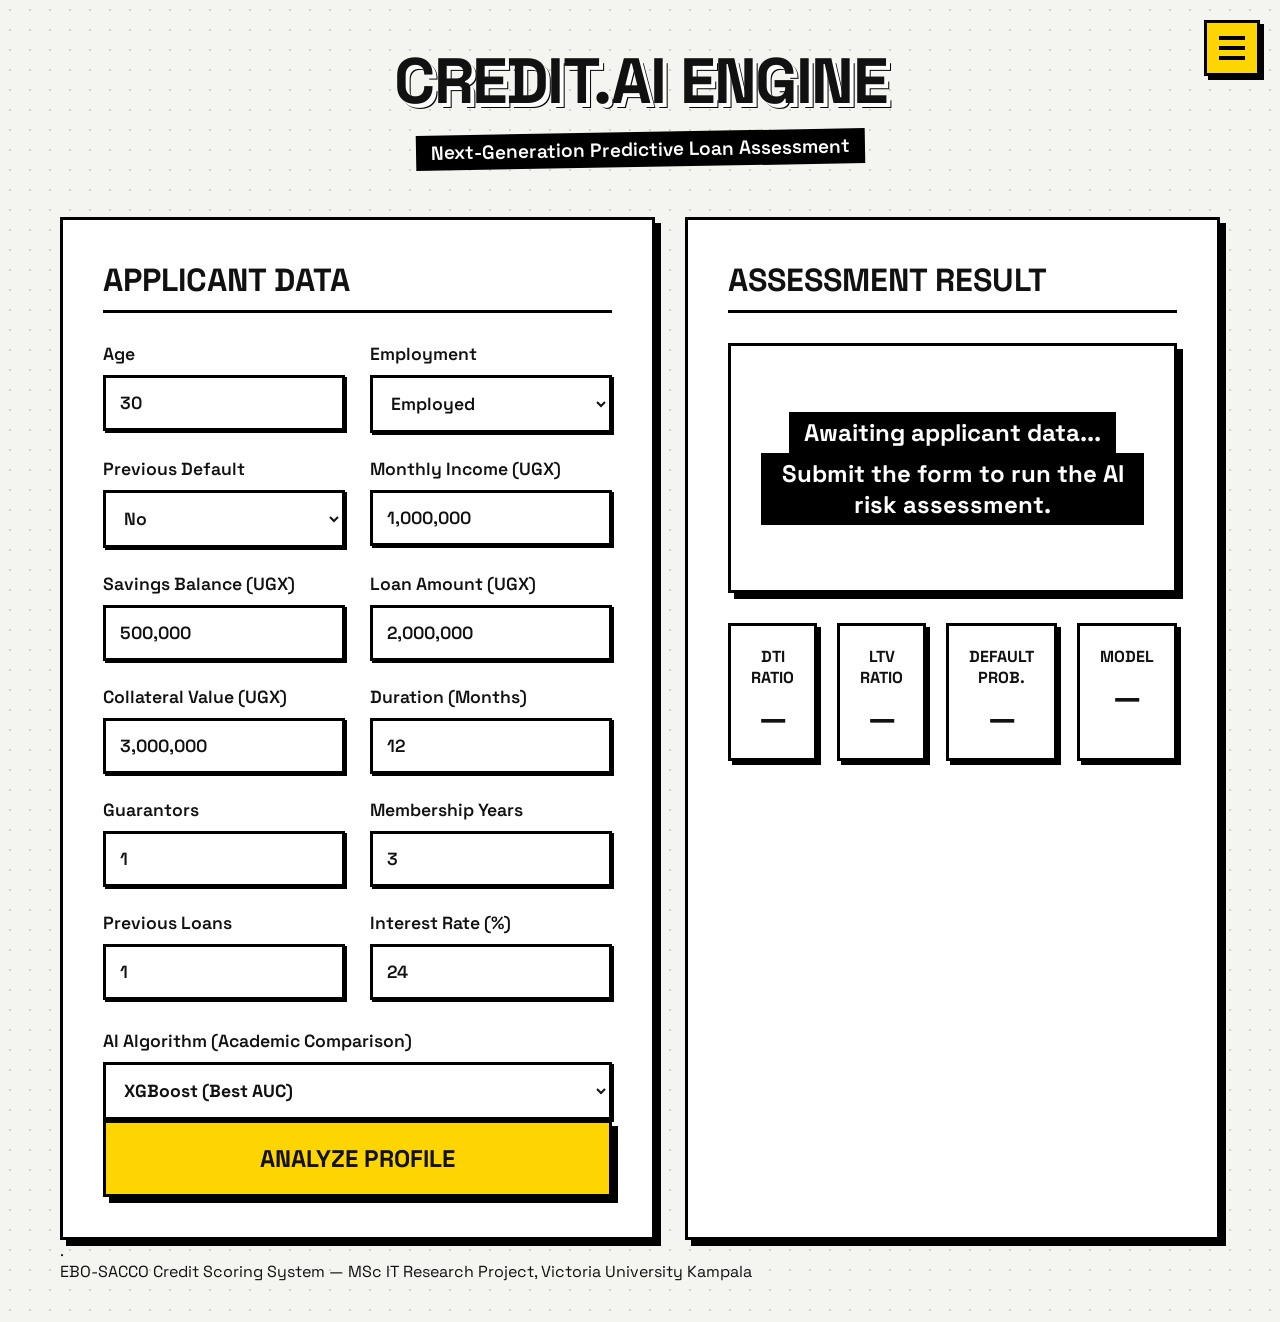
<file: webapp/index.html>
<!DOCTYPE html>
<html lang="en">
<head>
    <meta charset="UTF-8">
    <meta name="viewport" content="width=device-width, initial-scale=1.0">
    <title>EBO-SACCO Credit AI Engine v2.0</title>
    <link rel="stylesheet" href="styles.css">
    <link href="https://fonts.googleapis.com/css2?family=Outfit:wght@300;400;600;800&display=swap" rel="stylesheet">
</head>
<body>
    <div class="background-orbs">
        <div class="orb orb-1"></div>
        <div class="orb orb-2"></div>
        <div class="orb orb-3"></div>
    </div>

    <div class="menu-wrapper">
        <button id="menuToggle" class="hamburger-btn" aria-label="Menu" aria-expanded="false">
            <span></span>
            <span></span>
            <span></span>
        </button>
        <div id="menuDropdown" class="menu-dropdown">
            <button type="button" class="menu-item" id="faqBtn">FAQ</button>
            <button type="button" class="menu-item" id="docsBtn">Documentation</button>
        </div>
    </div>

    <div class="container">
        <header>
            <h1>Credit.AI <span>Engine </span></h1>
            <p>Next-Generation Predictive Loan Assessment</p>
        </header>

        <main>
            <div class="glass-panel form-panel">
                <h2>Applicant Data</h2>
                <form id="predictionForm">
                    <div class="input-grid">
                        <div class="input-group">
                            <label>Age</label>
                            <input type="number" id="age" value="30" min="18" max="120" required>
                        </div>
                        <div class="input-group">
                            <label>Employment</label>
                            <select id="employment_status">
                                <option value="Employed">Employed</option>
                                <option value="Self-Employed">Self-Employed</option>
                            </select>
                        </div>
                        <div class="input-group">
                            <label>Previous Default</label>
                            <select id="prev_default">
                                <option value="No">No</option>
                                <option value="Yes">Yes</option>
                            </select>
                        </div>
                        <div class="input-group">
                            <label>Monthly Income (UGX)</label>
                            <input type="text" inputmode="numeric" autocomplete="off" class="money-input" id="income" value="1000000" required>
                        </div>
                        <div class="input-group">
                            <label>Savings Balance (UGX)</label>
                            <input type="text" inputmode="numeric" autocomplete="off" class="money-input" id="savings" value="500000" required>
                        </div>
                        <div class="input-group">
                            <label>Loan Amount (UGX)</label>
                            <input type="text" inputmode="numeric" autocomplete="off" class="money-input" id="loan_amount" value="2000000" required>
                        </div>
                        <div class="input-group">
                            <label>Collateral Value (UGX)</label>
                            <input type="text" inputmode="numeric" autocomplete="off" class="money-input" id="collateral" value="3000000" required>
                        </div>
                        <div class="input-group">
                            <label>Duration (Months)</label>
                            <input type="number" id="loan_duration" value="12" min="1" max="72" required>
                        </div>
                        <div class="input-group">
                            <label>Guarantors</label>
                            <input type="number" id="guarantor_count" value="1" min="0" max="20">
                        </div>
                        <div class="input-group">
                            <label>Membership Years</label>
                            <input type="number" id="membership_years" value="3" min="0" max="50">
                        </div>
                        <div class="input-group">
                            <label>Previous Loans</label>
                            <input type="number" id="previous_loans_count" value="1" min="0" max="100">
                        </div>
                        <div class="input-group">
                            <label>Interest Rate (%)</label>
                            <input type="number" id="interest_rate" value="24" min="0" max="100" step="0.5">
                        </div>
                    </div>
                    <div style="margin-top: 15px;">
                        <div class="input-group full-width">
                            <label>AI Algorithm (Academic Comparison)</label>
                            <select id="model_choice" style="font-weight: bold; color: var(--primary);">
                                <option value="XGBoost">XGBoost (Best AUC)</option>
                                <option value="Random Forest">Random Forest</option>
                                <option value="Decision Tree">Decision Tree</option>
                                <option value="Logistic Regression">Logistic Regression</option>
                            </select>
                        </div>
                    </div>
                    <button type="submit" class="glow-button">Analyze Profile</button>
                </form>
            </div>

            <div class="glass-panel result-panel">
                <h2>Assessment Result</h2>
                <div id="resultDisplay" class="result-display">
                    <div class="idle-state">
                        <p>Awaiting applicant data...</p>
                        <p>Submit the form to run the AI risk assessment.</p>
                    </div>
                </div>
                <div class="risk-metrics">
                    <div class="metric">
                        <div class="label">DTI Ratio</div>
                        <div class="value" id="val-dti">—</div>
                    </div>
                    <div class="metric">
                        <div class="label">LTV Ratio</div>
                        <div class="value" id="val-ltv">—</div>
                    </div>
                    <div class="metric">
                        <div class="label">Default Prob.</div>
                        <div class="value" id="val-default-prob">—</div>
                    </div>
                    <div class="metric">
                        <div class="label">Model</div>
                        <div class="value" id="val-model">—</div>
                    </div>
                </div>
            </div>
        </main>

        <footer>
            <p style="word-spacing: 20px;">.</p>
            <p>EBO-SACCO Credit Scoring System  — MSc IT Research Project, Victoria University Kampala</p>
        </footer>
    </div>

    <script src="script.js"></script>
</body>
</html>
</file>
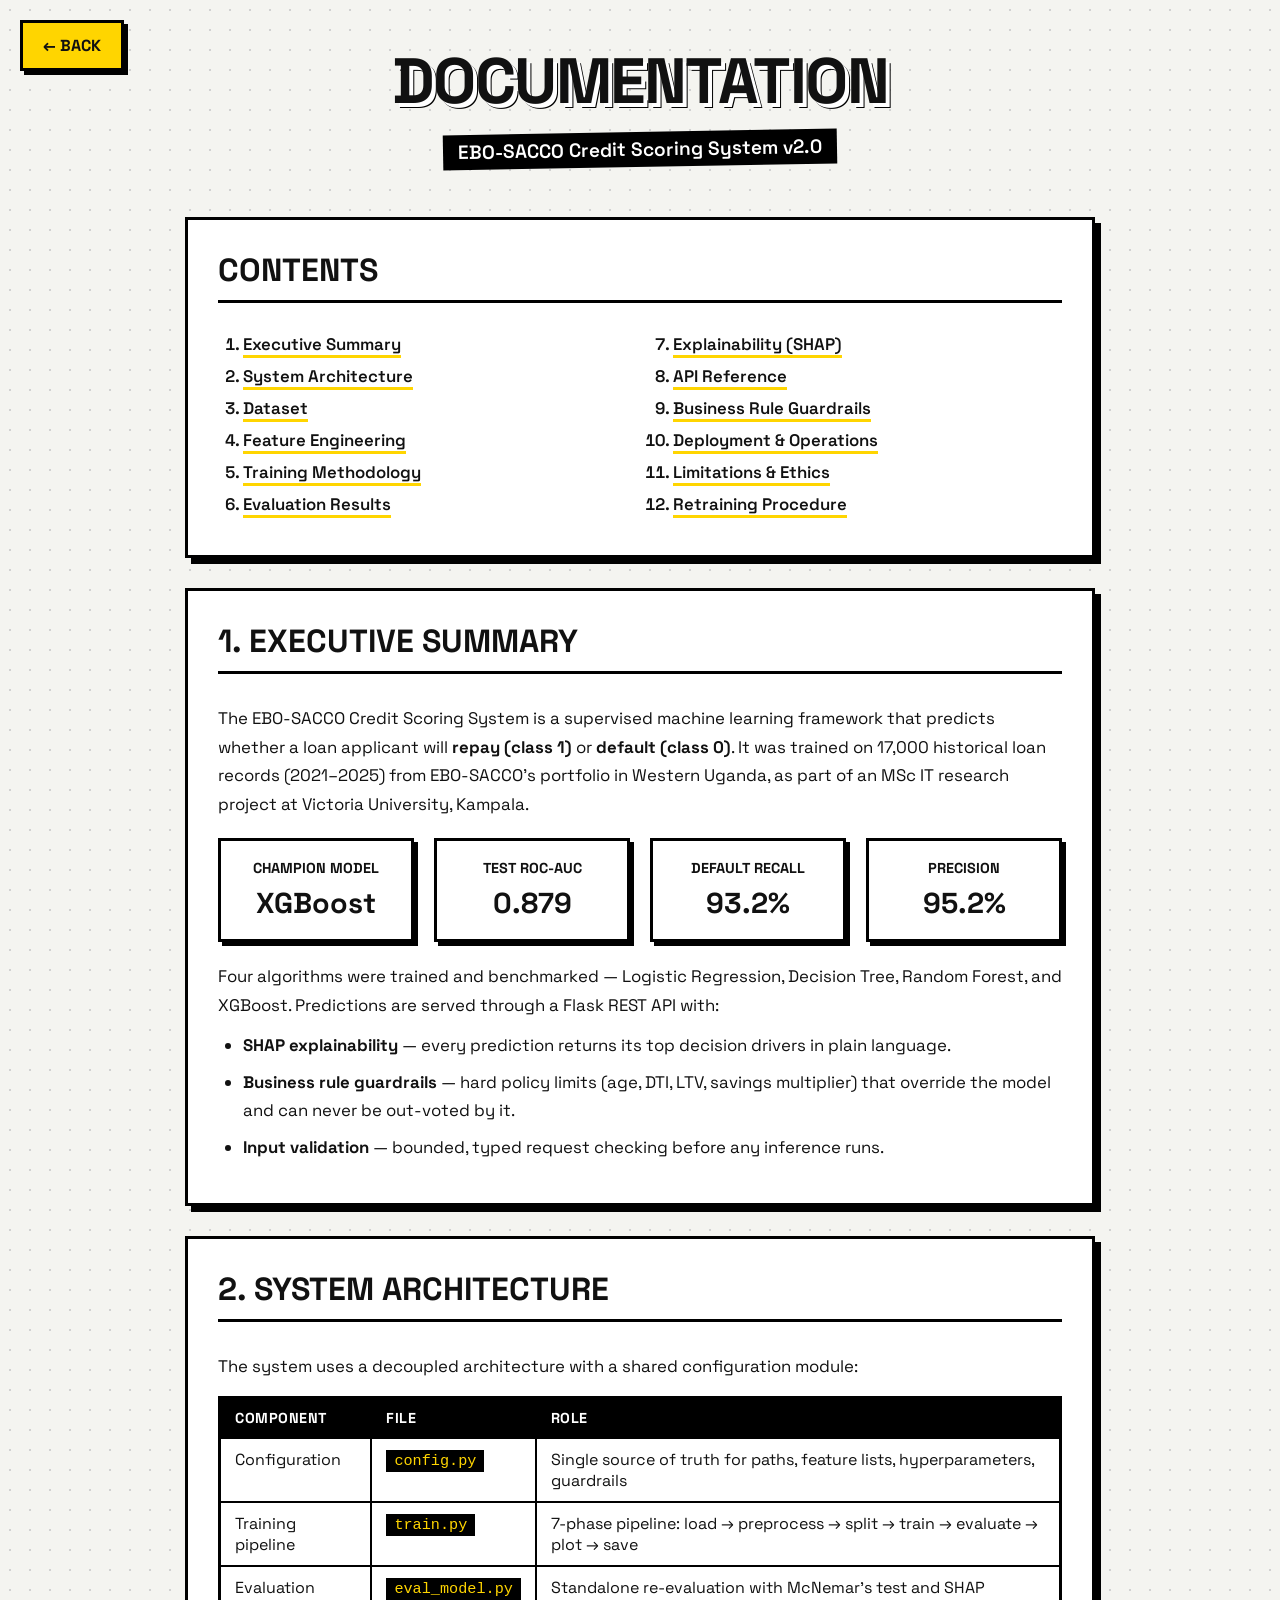
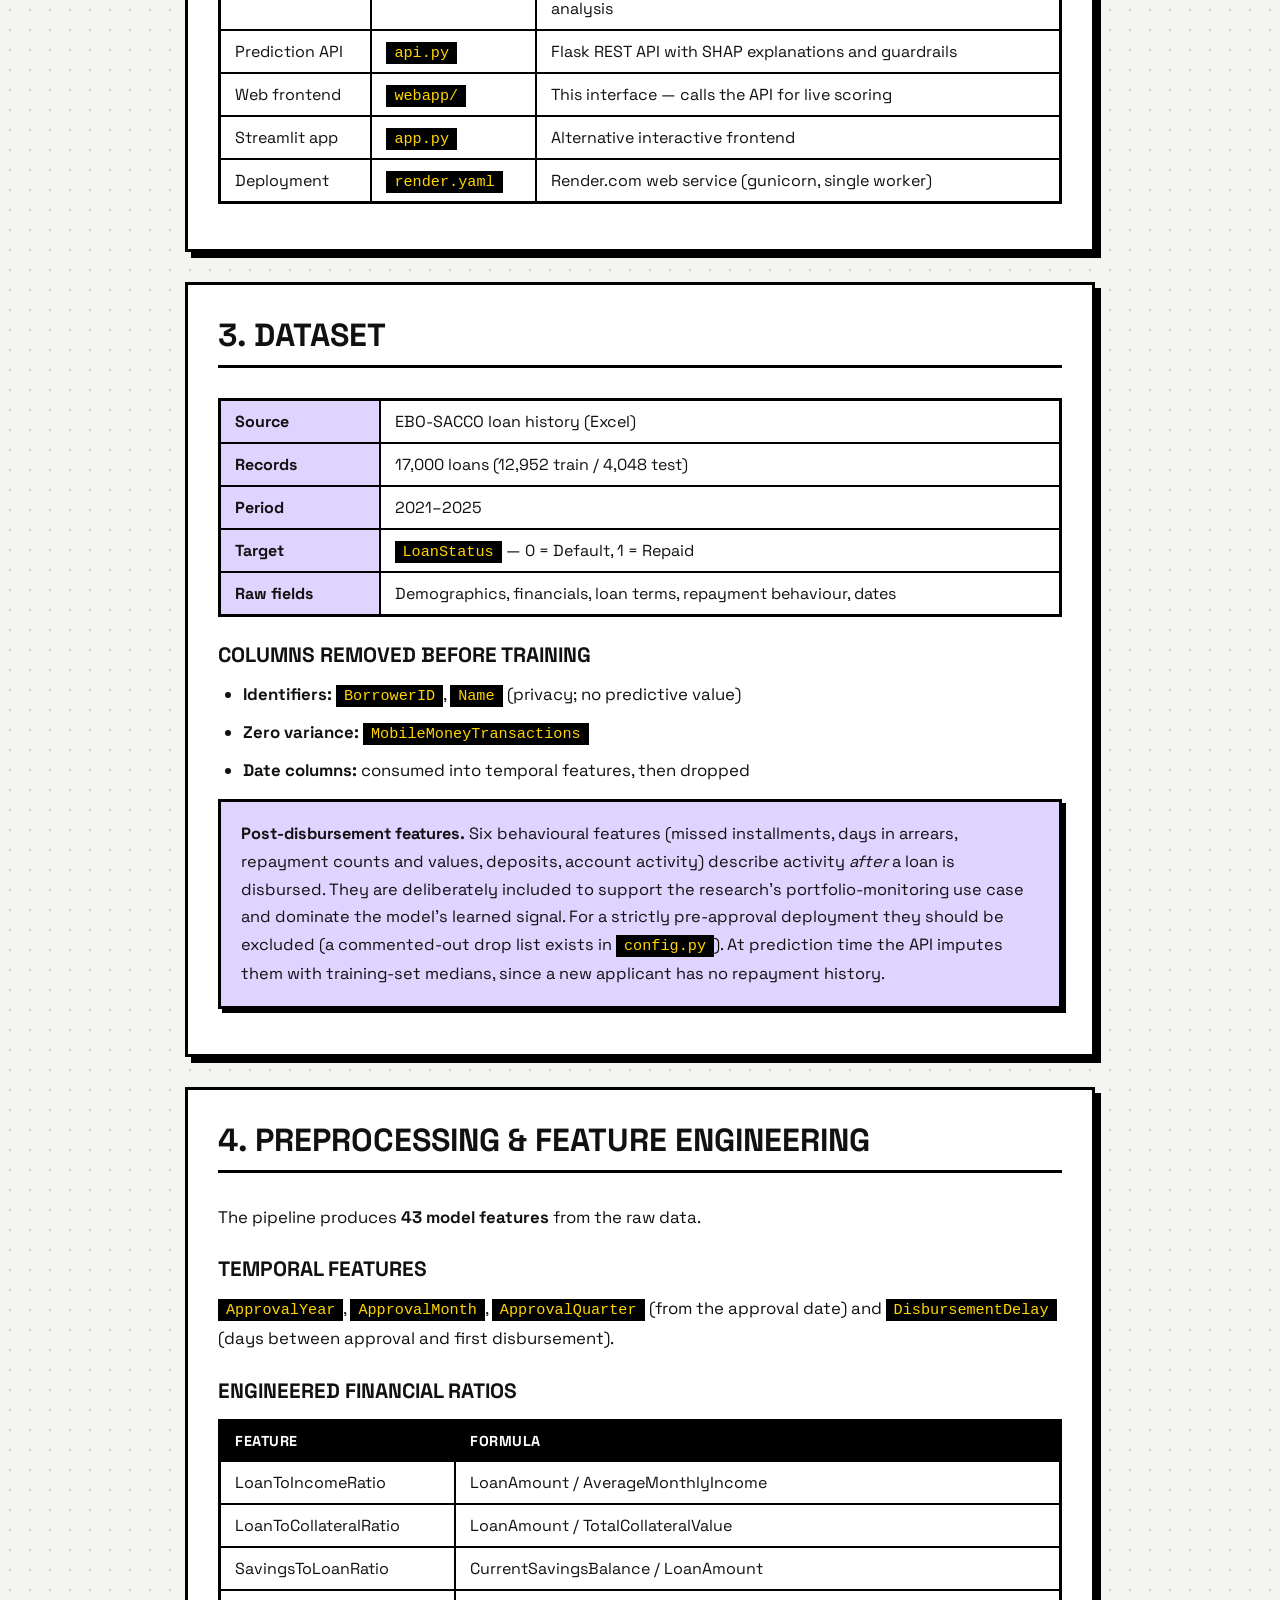
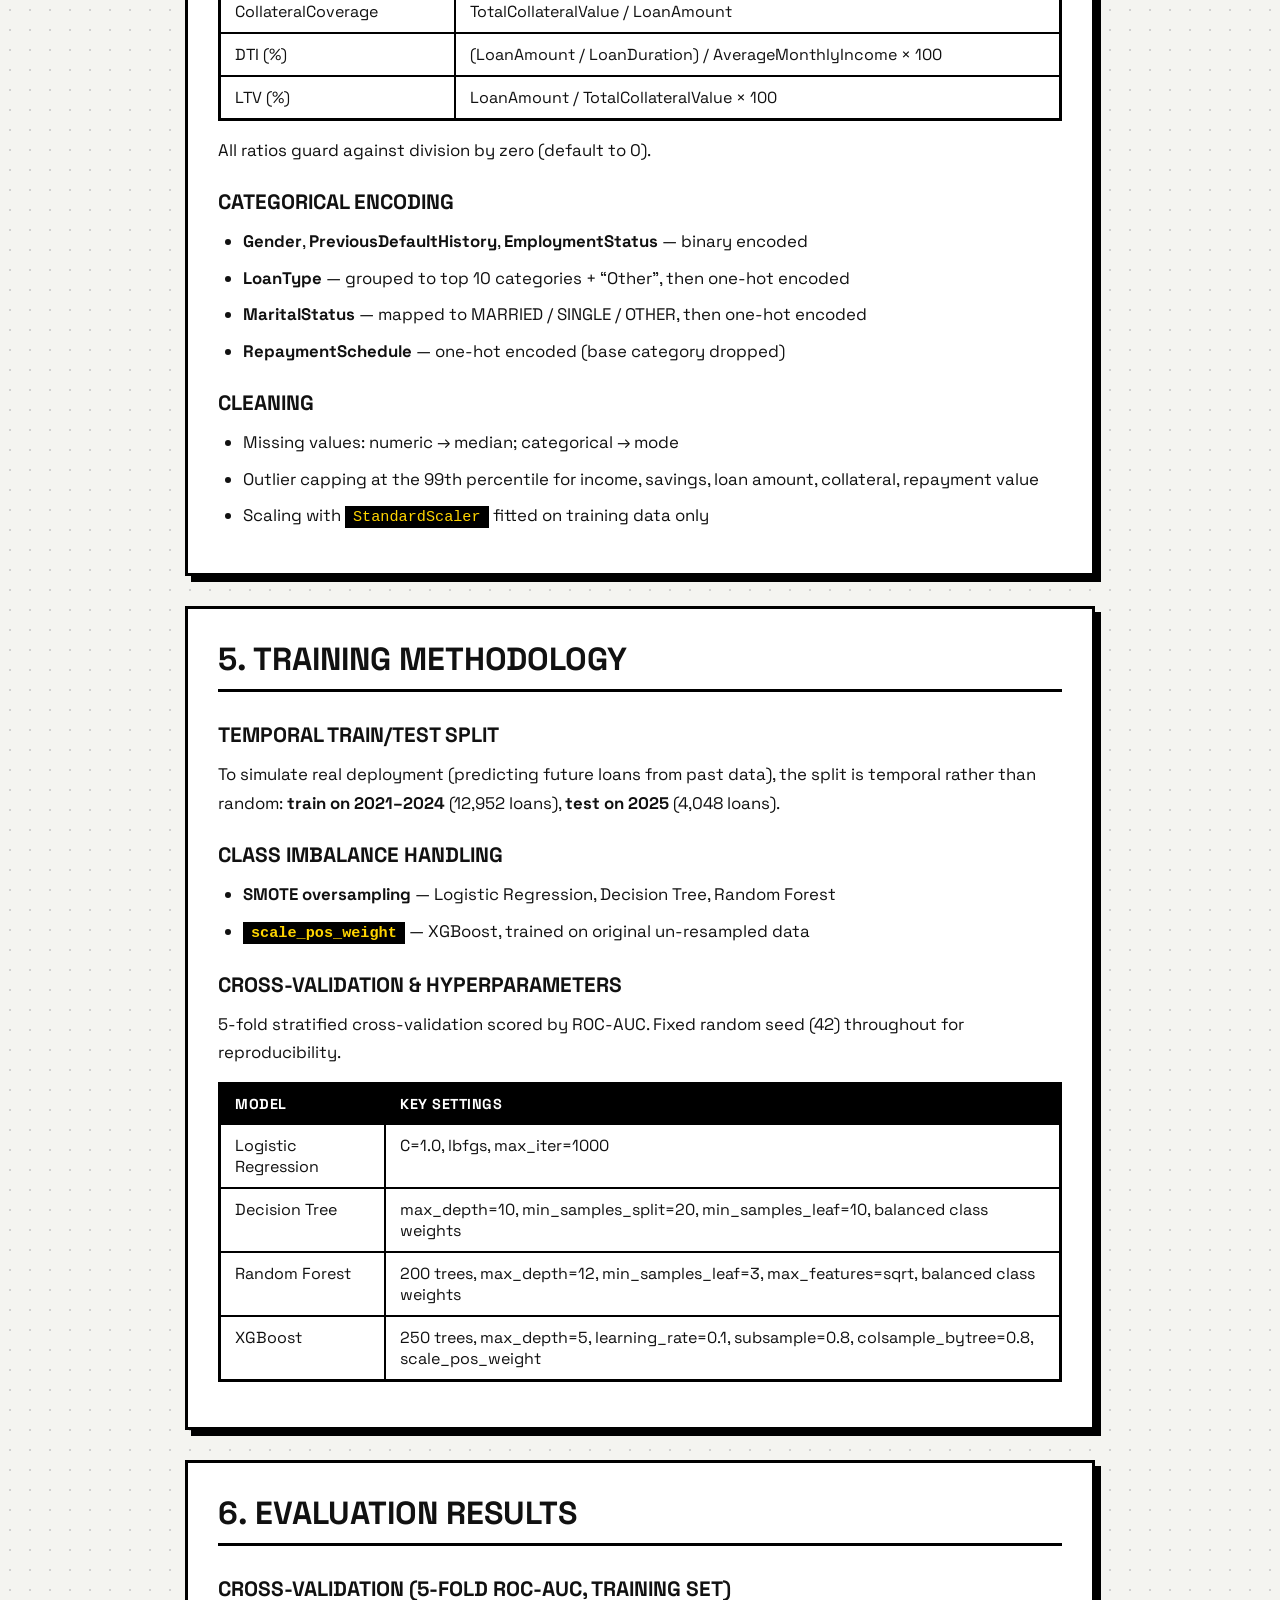
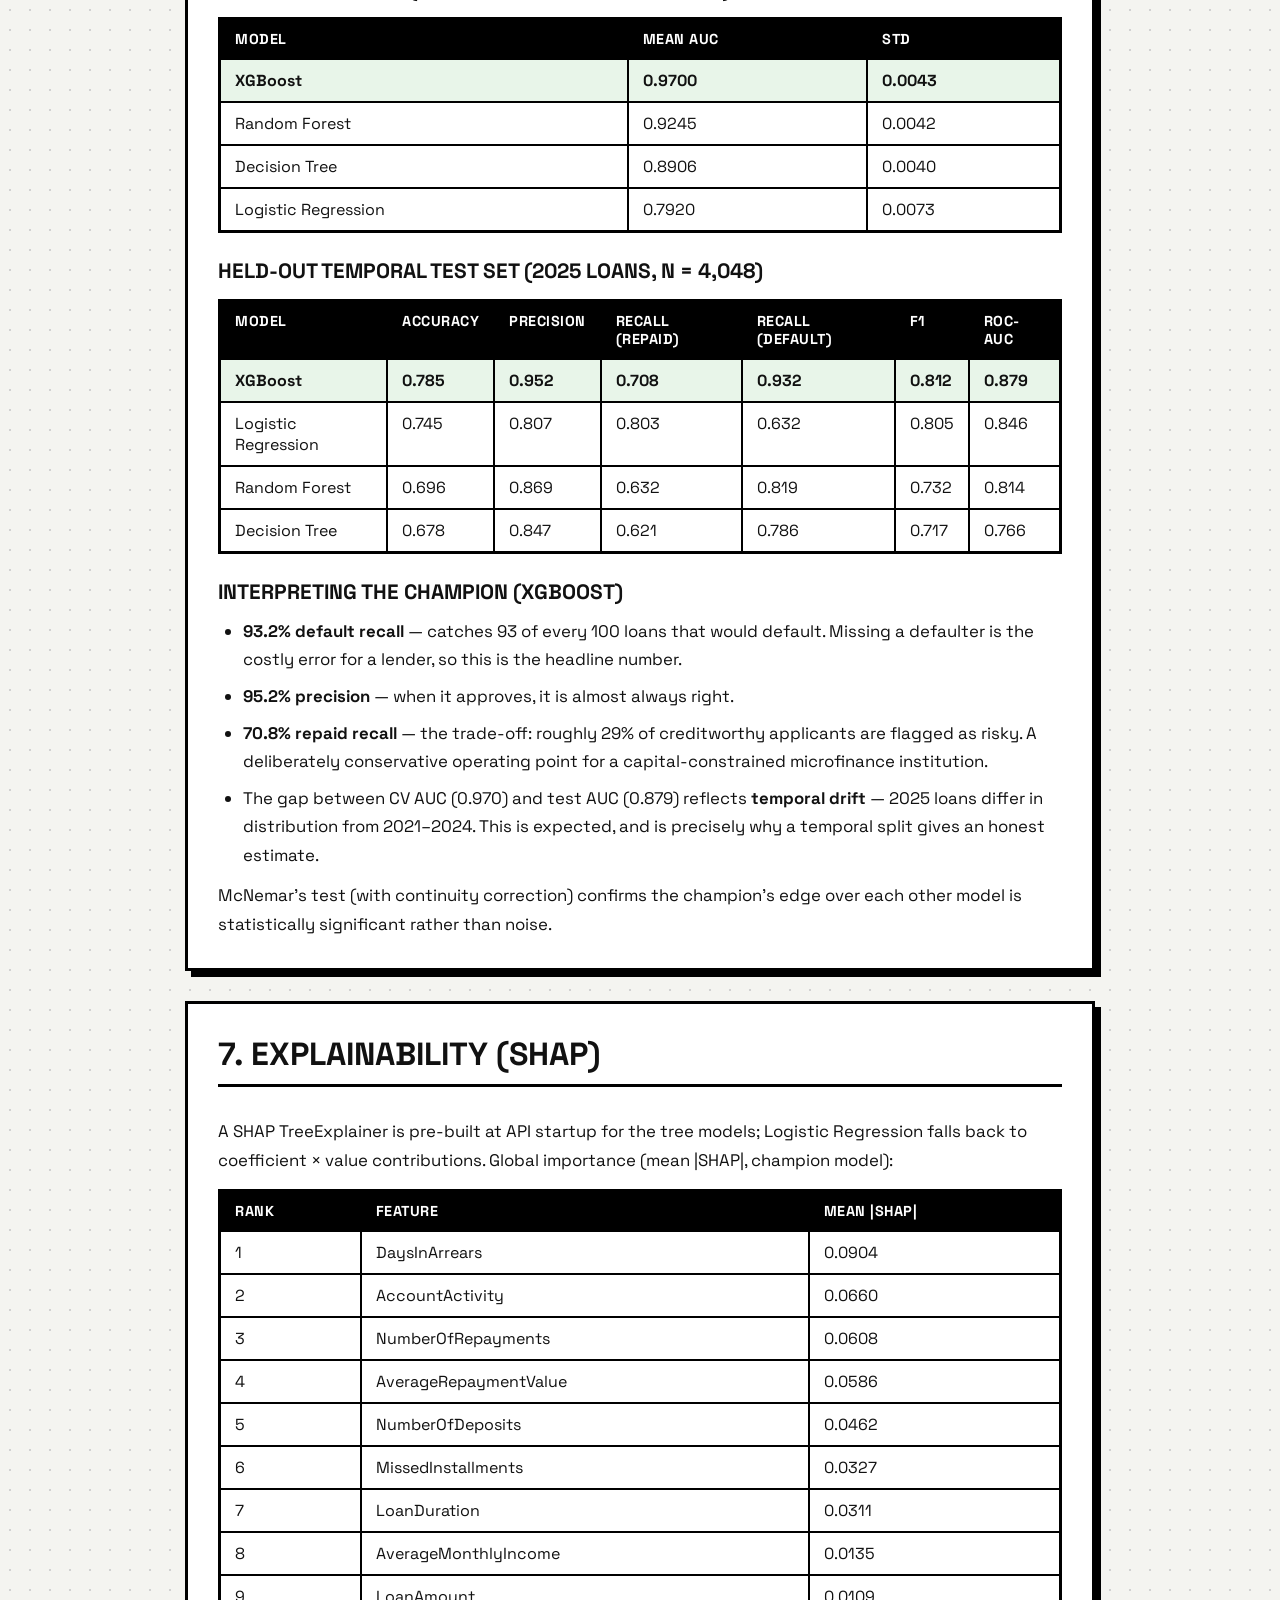
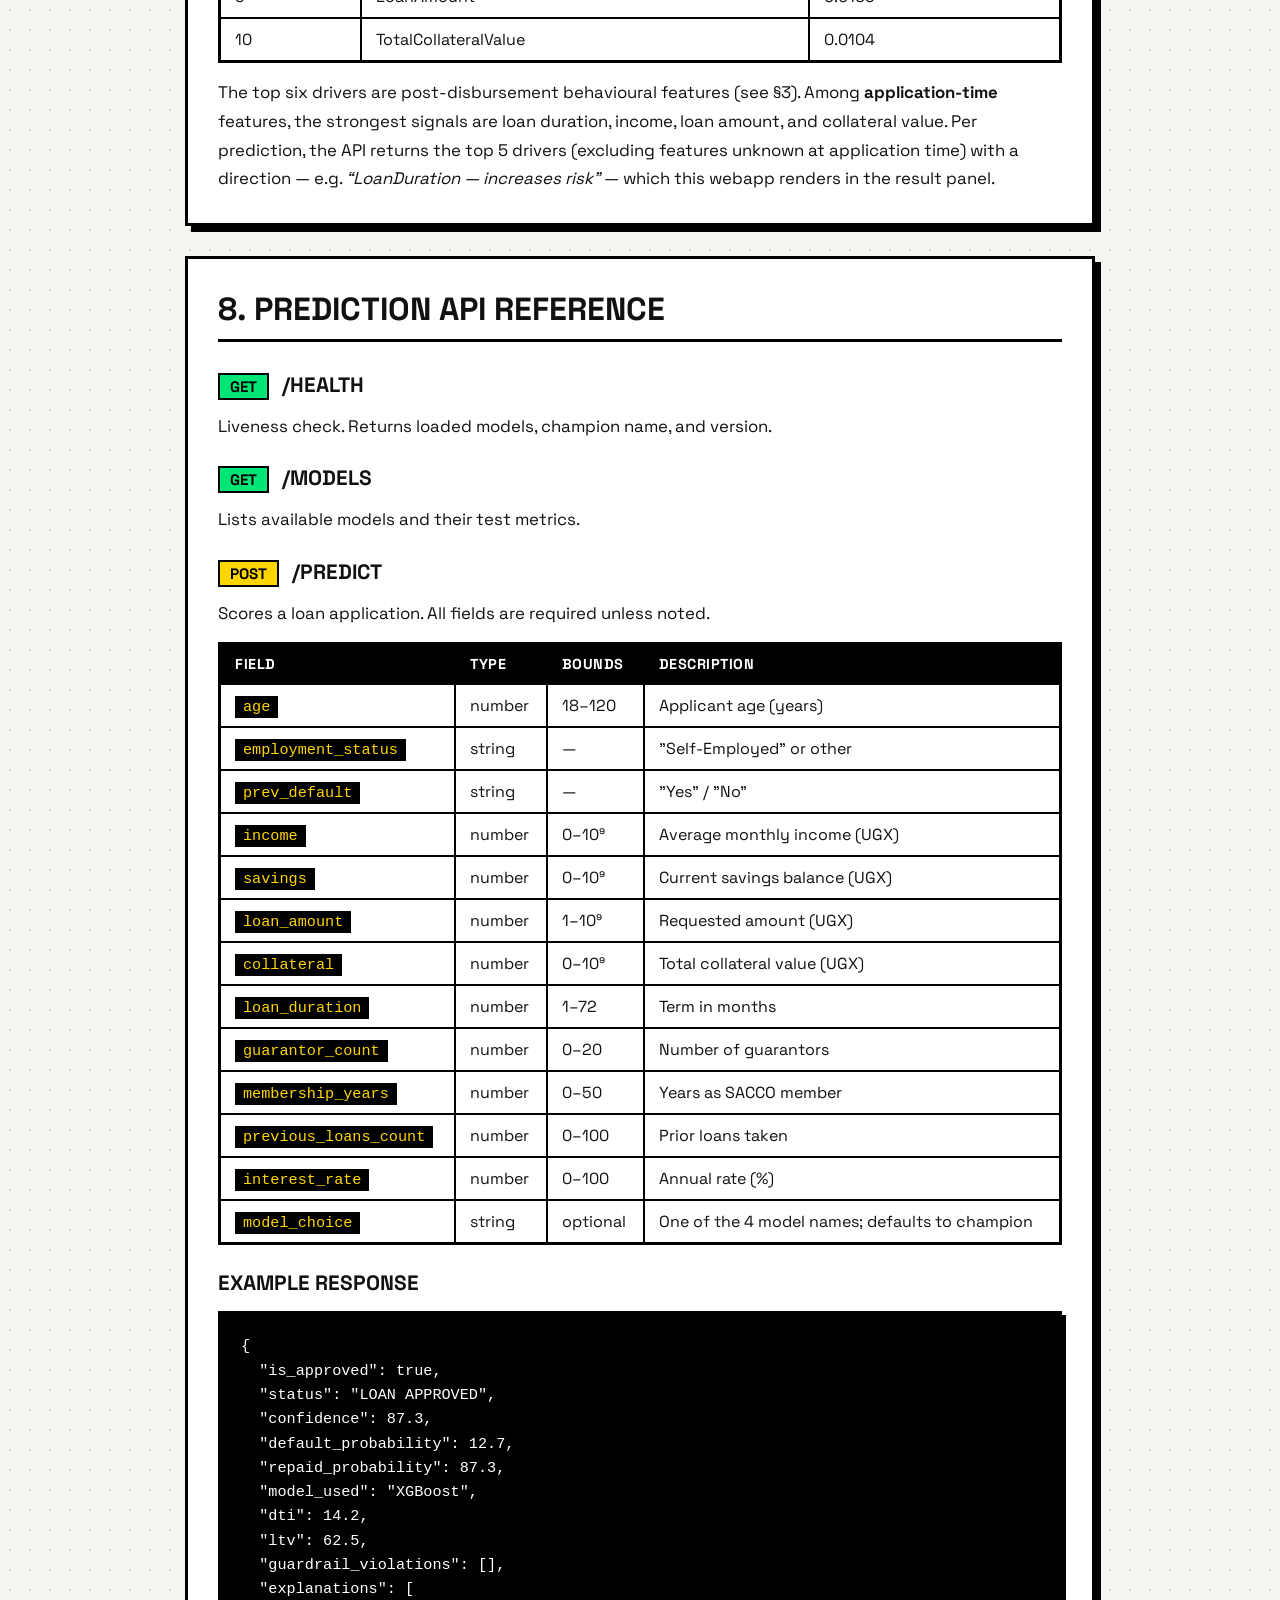
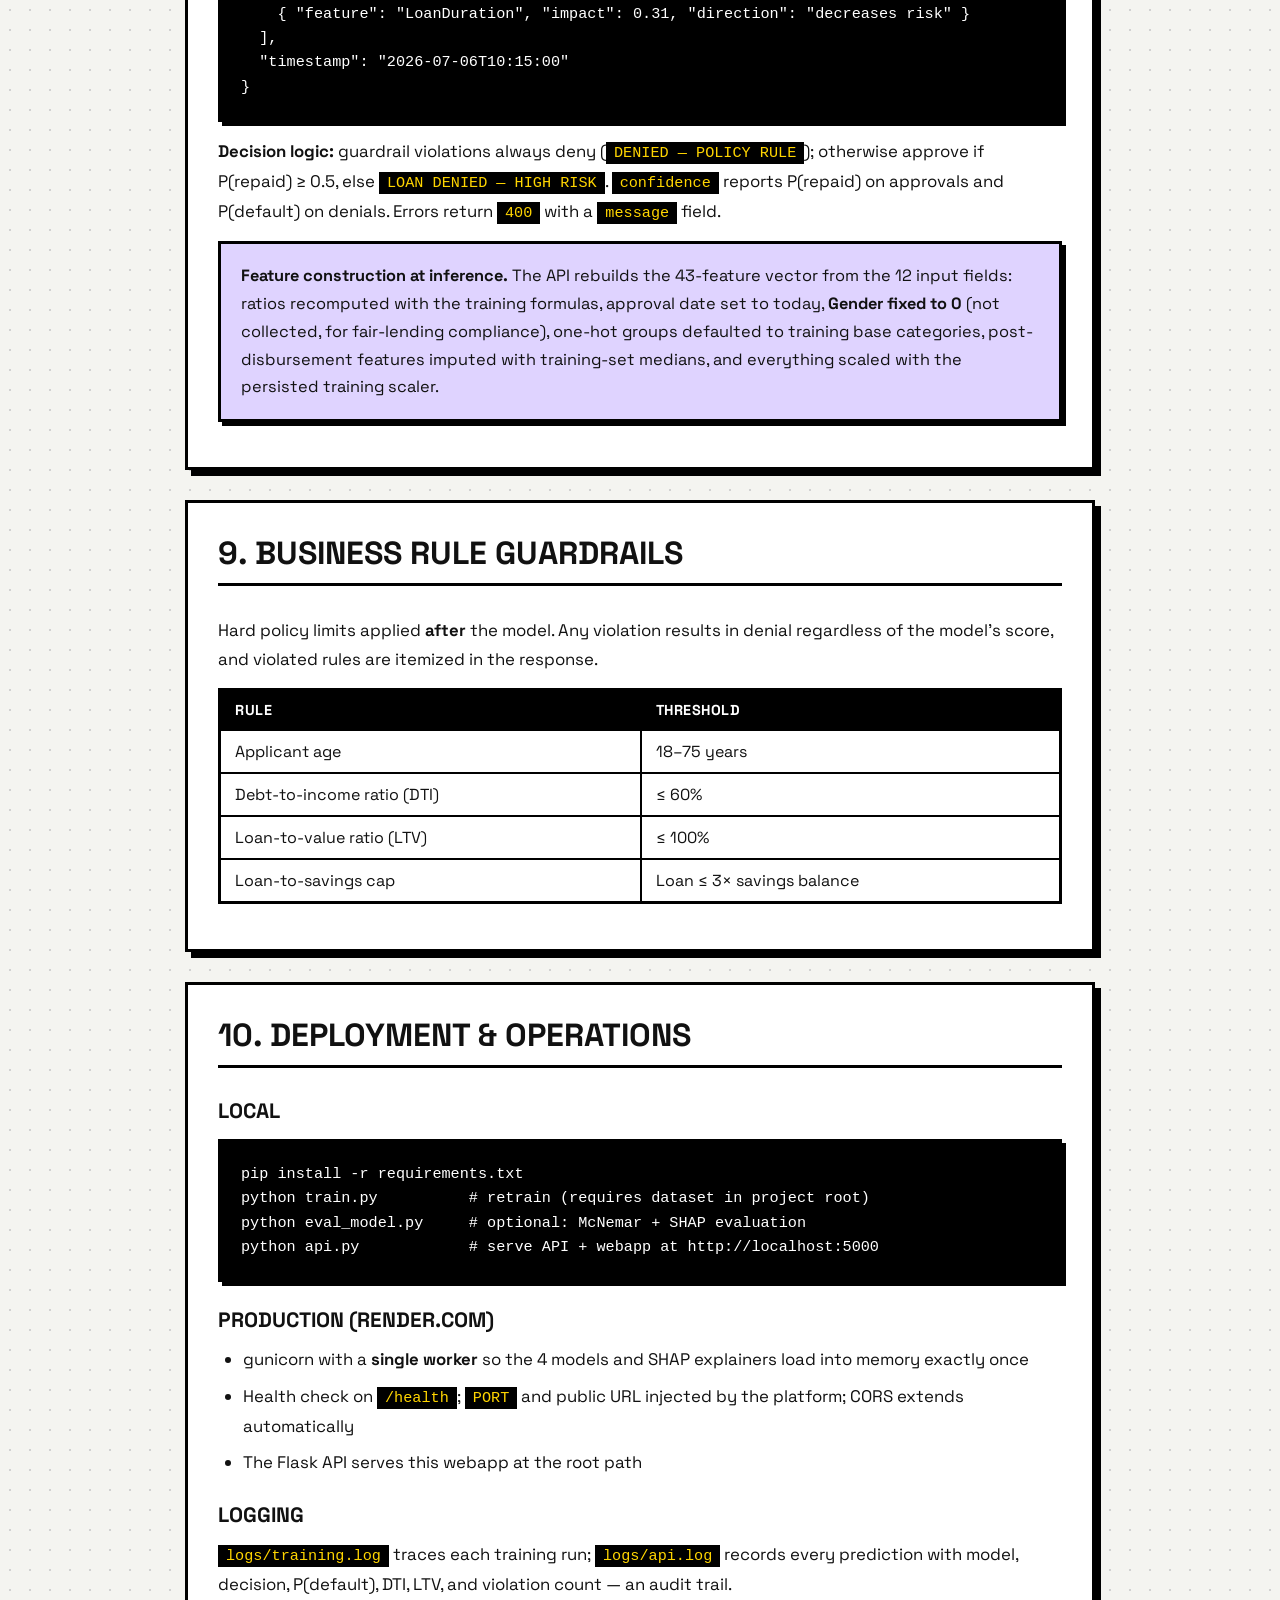
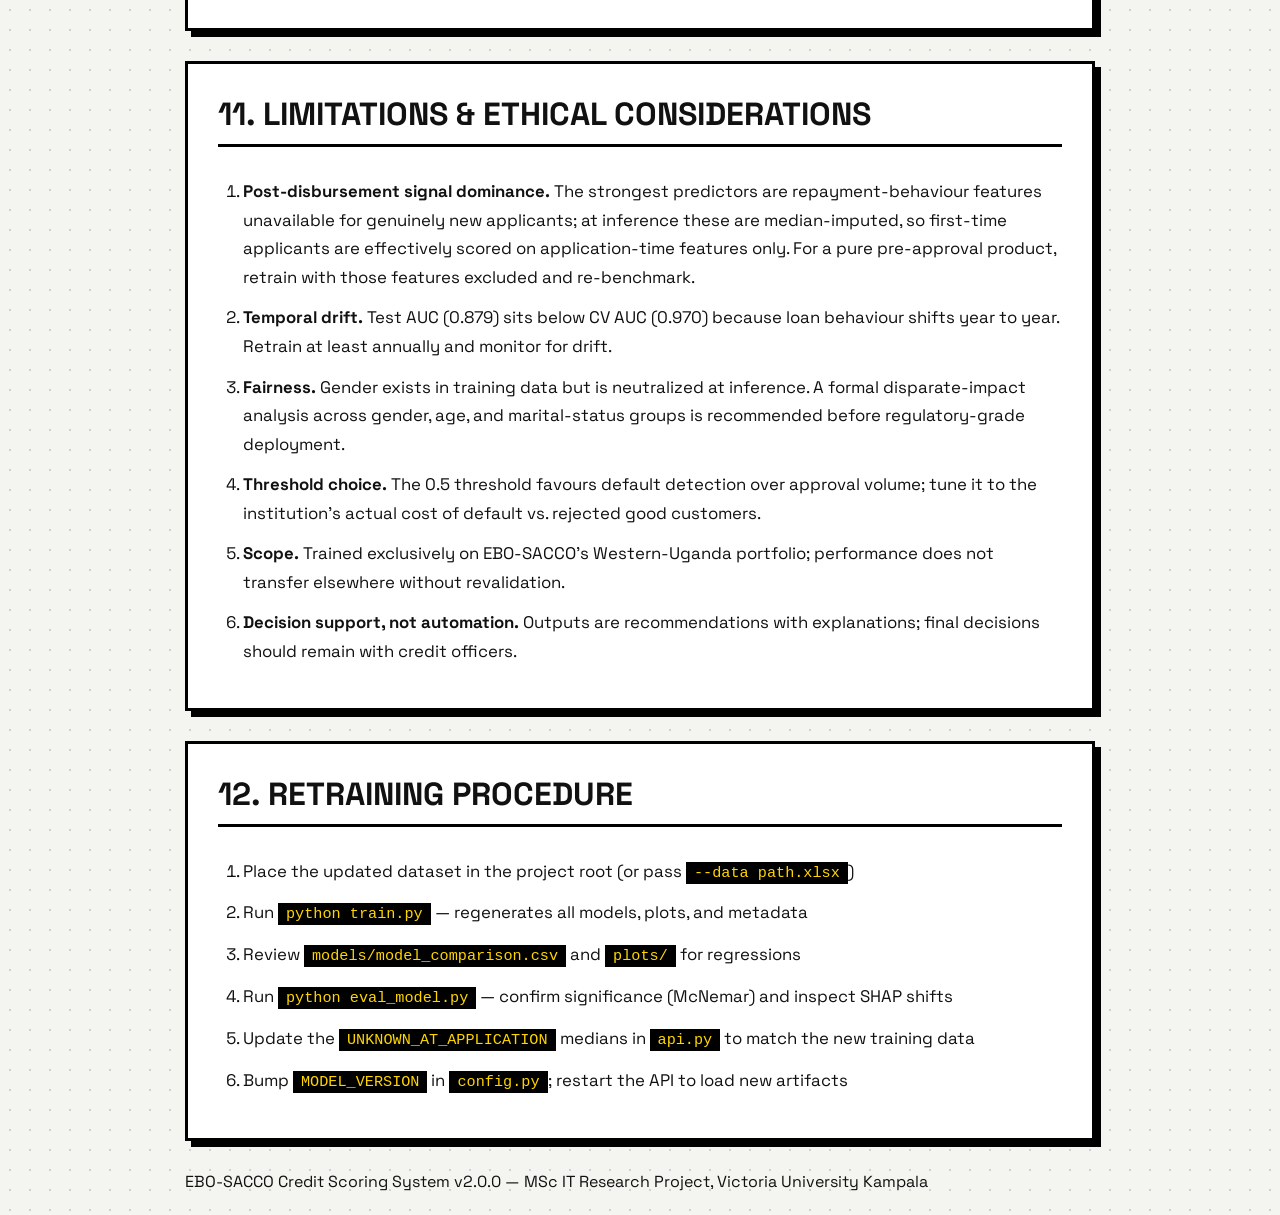
<file: webapp/documentation.html>
<!DOCTYPE html>
<html lang="en">
<head>
    <meta charset="UTF-8">
    <meta name="viewport" content="width=device-width, initial-scale=1.0">
    <title>Documentation — EBO-SACCO Credit AI Engine v2.0</title>
    <link rel="stylesheet" href="styles.css">
</head>
<body>
    <a href="index.html" class="back-btn">&larr; Back</a>

    <div class="container docs-container">
        <header>
            <h1>Documentation</h1>
            <p>EBO-SACCO Credit Scoring System v2.0</p>
        </header>

        <main class="docs-main">

            <!-- Table of Contents -->
            <nav class="glass-panel docs-toc">
                <h2>Contents</h2>
                <ol>
                    <li><a href="#overview">Executive Summary</a></li>
                    <li><a href="#architecture">System Architecture</a></li>
                    <li><a href="#dataset">Dataset</a></li>
                    <li><a href="#features">Feature Engineering</a></li>
                    <li><a href="#training">Training Methodology</a></li>
                    <li><a href="#results">Evaluation Results</a></li>
                    <li><a href="#explainability">Explainability (SHAP)</a></li>
                    <li><a href="#api">API Reference</a></li>
                    <li><a href="#guardrails">Business Rule Guardrails</a></li>
                    <li><a href="#deployment">Deployment &amp; Operations</a></li>
                    <li><a href="#limitations">Limitations &amp; Ethics</a></li>
                    <li><a href="#retraining">Retraining Procedure</a></li>
                </ol>
            </nav>

            <!-- 1. Executive Summary -->
            <section id="overview" class="glass-panel docs-section">
                <h2>1. Executive Summary</h2>
                <p>The EBO-SACCO Credit Scoring System is a supervised machine learning framework that predicts whether a loan applicant will <strong>repay (class 1)</strong> or <strong>default (class 0)</strong>. It was trained on 17,000 historical loan records (2021&ndash;2025) from EBO-SACCO's portfolio in Western Uganda, as part of an MSc IT research project at Victoria University, Kampala.</p>
                <div class="docs-stats">
                    <div class="docs-stat"><div class="label">Champion Model</div><div class="value">XGBoost</div></div>
                    <div class="docs-stat"><div class="label">Test ROC-AUC</div><div class="value">0.879</div></div>
                    <div class="docs-stat"><div class="label">Default Recall</div><div class="value">93.2%</div></div>
                    <div class="docs-stat"><div class="label">Precision</div><div class="value">95.2%</div></div>
                </div>
                <p>Four algorithms were trained and benchmarked &mdash; Logistic Regression, Decision Tree, Random Forest, and XGBoost. Predictions are served through a Flask REST API with:</p>
                <ul>
                    <li><strong>SHAP explainability</strong> &mdash; every prediction returns its top decision drivers in plain language.</li>
                    <li><strong>Business rule guardrails</strong> &mdash; hard policy limits (age, DTI, LTV, savings multiplier) that override the model and can never be out-voted by it.</li>
                    <li><strong>Input validation</strong> &mdash; bounded, typed request checking before any inference runs.</li>
                </ul>
            </section>

            <!-- 2. Architecture -->
            <section id="architecture" class="glass-panel docs-section">
                <h2>2. System Architecture</h2>
                <p>The system uses a decoupled architecture with a shared configuration module:</p>
                <div class="table-scroll">
                <table>
                    <thead><tr><th>Component</th><th>File</th><th>Role</th></tr></thead>
                    <tbody>
                        <tr><td>Configuration</td><td><code>config.py</code></td><td>Single source of truth for paths, feature lists, hyperparameters, guardrails</td></tr>
                        <tr><td>Training pipeline</td><td><code>train.py</code></td><td>7-phase pipeline: load &rarr; preprocess &rarr; split &rarr; train &rarr; evaluate &rarr; plot &rarr; save</td></tr>
                        <tr><td>Evaluation</td><td><code>eval_model.py</code></td><td>Standalone re-evaluation with McNemar's test and SHAP analysis</td></tr>
                        <tr><td>Prediction API</td><td><code>api.py</code></td><td>Flask REST API with SHAP explanations and guardrails</td></tr>
                        <tr><td>Web frontend</td><td><code>webapp/</code></td><td>This interface &mdash; calls the API for live scoring</td></tr>
                        <tr><td>Streamlit app</td><td><code>app.py</code></td><td>Alternative interactive frontend</td></tr>
                        <tr><td>Deployment</td><td><code>render.yaml</code></td><td>Render.com web service (gunicorn, single worker)</td></tr>
                    </tbody>
                </table>
                </div>
            </section>

            <!-- 3. Dataset -->
            <section id="dataset" class="glass-panel docs-section">
                <h2>3. Dataset</h2>
                <div class="table-scroll">
                <table>
                    <tbody>
                        <tr><th>Source</th><td>EBO-SACCO loan history (Excel)</td></tr>
                        <tr><th>Records</th><td>17,000 loans (12,952 train / 4,048 test)</td></tr>
                        <tr><th>Period</th><td>2021&ndash;2025</td></tr>
                        <tr><th>Target</th><td><code>LoanStatus</code> &mdash; 0 = Default, 1 = Repaid</td></tr>
                        <tr><th>Raw fields</th><td>Demographics, financials, loan terms, repayment behaviour, dates</td></tr>
                    </tbody>
                </table>
                </div>
                <h3>Columns removed before training</h3>
                <ul>
                    <li><strong>Identifiers:</strong> <code>BorrowerID</code>, <code>Name</code> (privacy; no predictive value)</li>
                    <li><strong>Zero variance:</strong> <code>MobileMoneyTransactions</code></li>
                    <li><strong>Date columns:</strong> consumed into temporal features, then dropped</li>
                </ul>
                <div class="docs-callout">
                    <strong>Post-disbursement features.</strong> Six behavioural features (missed installments, days in arrears, repayment counts and values, deposits, account activity) describe activity <em>after</em> a loan is disbursed. They are deliberately included to support the research's portfolio-monitoring use case and dominate the model's learned signal. For a strictly pre-approval deployment they should be excluded (a commented-out drop list exists in <code>config.py</code>). At prediction time the API imputes them with training-set medians, since a new applicant has no repayment history.
                </div>
            </section>

            <!-- 4. Features -->
            <section id="features" class="glass-panel docs-section">
                <h2>4. Preprocessing &amp; Feature Engineering</h2>
                <p>The pipeline produces <strong>43 model features</strong> from the raw data.</p>
                <h3>Temporal features</h3>
                <p><code>ApprovalYear</code>, <code>ApprovalMonth</code>, <code>ApprovalQuarter</code> (from the approval date) and <code>DisbursementDelay</code> (days between approval and first disbursement).</p>
                <h3>Engineered financial ratios</h3>
                <div class="table-scroll">
                <table>
                    <thead><tr><th>Feature</th><th>Formula</th></tr></thead>
                    <tbody>
                        <tr><td>LoanToIncomeRatio</td><td>LoanAmount / AverageMonthlyIncome</td></tr>
                        <tr><td>LoanToCollateralRatio</td><td>LoanAmount / TotalCollateralValue</td></tr>
                        <tr><td>SavingsToLoanRatio</td><td>CurrentSavingsBalance / LoanAmount</td></tr>
                        <tr><td>CollateralCoverage</td><td>TotalCollateralValue / LoanAmount</td></tr>
                        <tr><td>DTI (%)</td><td>(LoanAmount / LoanDuration) / AverageMonthlyIncome &times; 100</td></tr>
                        <tr><td>LTV (%)</td><td>LoanAmount / TotalCollateralValue &times; 100</td></tr>
                    </tbody>
                </table>
                </div>
                <p>All ratios guard against division by zero (default to 0).</p>
                <h3>Categorical encoding</h3>
                <ul>
                    <li><strong>Gender</strong>, <strong>PreviousDefaultHistory</strong>, <strong>EmploymentStatus</strong> &mdash; binary encoded</li>
                    <li><strong>LoanType</strong> &mdash; grouped to top 10 categories + &ldquo;Other&rdquo;, then one-hot encoded</li>
                    <li><strong>MaritalStatus</strong> &mdash; mapped to MARRIED / SINGLE / OTHER, then one-hot encoded</li>
                    <li><strong>RepaymentSchedule</strong> &mdash; one-hot encoded (base category dropped)</li>
                </ul>
                <h3>Cleaning</h3>
                <ul>
                    <li>Missing values: numeric &rarr; median; categorical &rarr; mode</li>
                    <li>Outlier capping at the 99th percentile for income, savings, loan amount, collateral, repayment value</li>
                    <li>Scaling with <code>StandardScaler</code> fitted on training data only</li>
                </ul>
            </section>

            <!-- 5. Training -->
            <section id="training" class="glass-panel docs-section">
                <h2>5. Training Methodology</h2>
                <h3>Temporal train/test split</h3>
                <p>To simulate real deployment (predicting future loans from past data), the split is temporal rather than random: <strong>train on 2021&ndash;2024</strong> (12,952 loans), <strong>test on 2025</strong> (4,048 loans).</p>
                <h3>Class imbalance handling</h3>
                <ul>
                    <li><strong>SMOTE oversampling</strong> &mdash; Logistic Regression, Decision Tree, Random Forest</li>
                    <li><strong><code>scale_pos_weight</code></strong> &mdash; XGBoost, trained on original un-resampled data</li>
                </ul>
                <h3>Cross-validation &amp; hyperparameters</h3>
                <p>5-fold stratified cross-validation scored by ROC-AUC. Fixed random seed (42) throughout for reproducibility.</p>
                <div class="table-scroll">
                <table>
                    <thead><tr><th>Model</th><th>Key settings</th></tr></thead>
                    <tbody>
                        <tr><td>Logistic Regression</td><td>C=1.0, lbfgs, max_iter=1000</td></tr>
                        <tr><td>Decision Tree</td><td>max_depth=10, min_samples_split=20, min_samples_leaf=10, balanced class weights</td></tr>
                        <tr><td>Random Forest</td><td>200 trees, max_depth=12, min_samples_leaf=3, max_features=sqrt, balanced class weights</td></tr>
                        <tr><td>XGBoost</td><td>250 trees, max_depth=5, learning_rate=0.1, subsample=0.8, colsample_bytree=0.8, scale_pos_weight</td></tr>
                    </tbody>
                </table>
                </div>
            </section>

            <!-- 6. Results -->
            <section id="results" class="glass-panel docs-section">
                <h2>6. Evaluation Results</h2>
                <h3>Cross-validation (5-fold ROC-AUC, training set)</h3>
                <div class="table-scroll">
                <table>
                    <thead><tr><th>Model</th><th>Mean AUC</th><th>Std</th></tr></thead>
                    <tbody>
                        <tr class="docs-best"><td>XGBoost</td><td>0.9700</td><td>0.0043</td></tr>
                        <tr><td>Random Forest</td><td>0.9245</td><td>0.0042</td></tr>
                        <tr><td>Decision Tree</td><td>0.8906</td><td>0.0040</td></tr>
                        <tr><td>Logistic Regression</td><td>0.7920</td><td>0.0073</td></tr>
                    </tbody>
                </table>
                </div>
                <h3>Held-out temporal test set (2025 loans, n = 4,048)</h3>
                <div class="table-scroll">
                <table>
                    <thead><tr><th>Model</th><th>Accuracy</th><th>Precision</th><th>Recall (Repaid)</th><th>Recall (Default)</th><th>F1</th><th>ROC-AUC</th></tr></thead>
                    <tbody>
                        <tr class="docs-best"><td>XGBoost</td><td>0.785</td><td>0.952</td><td>0.708</td><td>0.932</td><td>0.812</td><td>0.879</td></tr>
                        <tr><td>Logistic Regression</td><td>0.745</td><td>0.807</td><td>0.803</td><td>0.632</td><td>0.805</td><td>0.846</td></tr>
                        <tr><td>Random Forest</td><td>0.696</td><td>0.869</td><td>0.632</td><td>0.819</td><td>0.732</td><td>0.814</td></tr>
                        <tr><td>Decision Tree</td><td>0.678</td><td>0.847</td><td>0.621</td><td>0.786</td><td>0.717</td><td>0.766</td></tr>
                    </tbody>
                </table>
                </div>
                <h3>Interpreting the champion (XGBoost)</h3>
                <ul>
                    <li><strong>93.2% default recall</strong> &mdash; catches 93 of every 100 loans that would default. Missing a defaulter is the costly error for a lender, so this is the headline number.</li>
                    <li><strong>95.2% precision</strong> &mdash; when it approves, it is almost always right.</li>
                    <li><strong>70.8% repaid recall</strong> &mdash; the trade-off: roughly 29% of creditworthy applicants are flagged as risky. A deliberately conservative operating point for a capital-constrained microfinance institution.</li>
                    <li>The gap between CV AUC (0.970) and test AUC (0.879) reflects <strong>temporal drift</strong> &mdash; 2025 loans differ in distribution from 2021&ndash;2024. This is expected, and is precisely why a temporal split gives an honest estimate.</li>
                </ul>
                <p>McNemar's test (with continuity correction) confirms the champion's edge over each other model is statistically significant rather than noise.</p>
            </section>

            <!-- 7. Explainability -->
            <section id="explainability" class="glass-panel docs-section">
                <h2>7. Explainability (SHAP)</h2>
                <p>A SHAP TreeExplainer is pre-built at API startup for the tree models; Logistic Regression falls back to coefficient &times; value contributions. Global importance (mean |SHAP|, champion model):</p>
                <div class="table-scroll">
                <table>
                    <thead><tr><th>Rank</th><th>Feature</th><th>Mean |SHAP|</th></tr></thead>
                    <tbody>
                        <tr><td>1</td><td>DaysInArrears</td><td>0.0904</td></tr>
                        <tr><td>2</td><td>AccountActivity</td><td>0.0660</td></tr>
                        <tr><td>3</td><td>NumberOfRepayments</td><td>0.0608</td></tr>
                        <tr><td>4</td><td>AverageRepaymentValue</td><td>0.0586</td></tr>
                        <tr><td>5</td><td>NumberOfDeposits</td><td>0.0462</td></tr>
                        <tr><td>6</td><td>MissedInstallments</td><td>0.0327</td></tr>
                        <tr><td>7</td><td>LoanDuration</td><td>0.0311</td></tr>
                        <tr><td>8</td><td>AverageMonthlyIncome</td><td>0.0135</td></tr>
                        <tr><td>9</td><td>LoanAmount</td><td>0.0109</td></tr>
                        <tr><td>10</td><td>TotalCollateralValue</td><td>0.0104</td></tr>
                    </tbody>
                </table>
                </div>
                <p>The top six drivers are post-disbursement behavioural features (see &sect;3). Among <strong>application-time</strong> features, the strongest signals are loan duration, income, loan amount, and collateral value. Per prediction, the API returns the top 5 drivers (excluding features unknown at application time) with a direction &mdash; e.g. <em>&ldquo;LoanDuration &mdash; increases risk&rdquo;</em> &mdash; which this webapp renders in the result panel.</p>
            </section>

            <!-- 8. API -->
            <section id="api" class="glass-panel docs-section">
                <h2>8. Prediction API Reference</h2>
                <h3><span class="docs-method">GET</span> /health</h3>
                <p>Liveness check. Returns loaded models, champion name, and version.</p>
                <h3><span class="docs-method">GET</span> /models</h3>
                <p>Lists available models and their test metrics.</p>
                <h3><span class="docs-method post">POST</span> /predict</h3>
                <p>Scores a loan application. All fields are required unless noted.</p>
                <div class="table-scroll">
                <table>
                    <thead><tr><th>Field</th><th>Type</th><th>Bounds</th><th>Description</th></tr></thead>
                    <tbody>
                        <tr><td><code>age</code></td><td>number</td><td>18&ndash;120</td><td>Applicant age (years)</td></tr>
                        <tr><td><code>employment_status</code></td><td>string</td><td>&mdash;</td><td>"Self-Employed" or other</td></tr>
                        <tr><td><code>prev_default</code></td><td>string</td><td>&mdash;</td><td>"Yes" / "No"</td></tr>
                        <tr><td><code>income</code></td><td>number</td><td>0&ndash;10&#8313;</td><td>Average monthly income (UGX)</td></tr>
                        <tr><td><code>savings</code></td><td>number</td><td>0&ndash;10&#8313;</td><td>Current savings balance (UGX)</td></tr>
                        <tr><td><code>loan_amount</code></td><td>number</td><td>1&ndash;10&#8313;</td><td>Requested amount (UGX)</td></tr>
                        <tr><td><code>collateral</code></td><td>number</td><td>0&ndash;10&#8313;</td><td>Total collateral value (UGX)</td></tr>
                        <tr><td><code>loan_duration</code></td><td>number</td><td>1&ndash;72</td><td>Term in months</td></tr>
                        <tr><td><code>guarantor_count</code></td><td>number</td><td>0&ndash;20</td><td>Number of guarantors</td></tr>
                        <tr><td><code>membership_years</code></td><td>number</td><td>0&ndash;50</td><td>Years as SACCO member</td></tr>
                        <tr><td><code>previous_loans_count</code></td><td>number</td><td>0&ndash;100</td><td>Prior loans taken</td></tr>
                        <tr><td><code>interest_rate</code></td><td>number</td><td>0&ndash;100</td><td>Annual rate (%)</td></tr>
                        <tr><td><code>model_choice</code></td><td>string</td><td>optional</td><td>One of the 4 model names; defaults to champion</td></tr>
                    </tbody>
                </table>
                </div>
                <h3>Example response</h3>
                <pre><code>{
  "is_approved": true,
  "status": "LOAN APPROVED",
  "confidence": 87.3,
  "default_probability": 12.7,
  "repaid_probability": 87.3,
  "model_used": "XGBoost",
  "dti": 14.2,
  "ltv": 62.5,
  "guardrail_violations": [],
  "explanations": [
    { "feature": "LoanDuration", "impact": 0.31, "direction": "decreases risk" }
  ],
  "timestamp": "2026-07-06T10:15:00"
}</code></pre>
                <p><strong>Decision logic:</strong> guardrail violations always deny (<code>DENIED — POLICY RULE</code>); otherwise approve if P(repaid) &ge; 0.5, else <code>LOAN DENIED — HIGH RISK</code>. <code>confidence</code> reports P(repaid) on approvals and P(default) on denials. Errors return <code>400</code> with a <code>message</code> field.</p>
                <div class="docs-callout">
                    <strong>Feature construction at inference.</strong> The API rebuilds the 43-feature vector from the 12 input fields: ratios recomputed with the training formulas, approval date set to today, <strong>Gender fixed to 0</strong> (not collected, for fair-lending compliance), one-hot groups defaulted to training base categories, post-disbursement features imputed with training-set medians, and everything scaled with the persisted training scaler.
                </div>
            </section>

            <!-- 9. Guardrails -->
            <section id="guardrails" class="glass-panel docs-section">
                <h2>9. Business Rule Guardrails</h2>
                <p>Hard policy limits applied <strong>after</strong> the model. Any violation results in denial regardless of the model's score, and violated rules are itemized in the response.</p>
                <div class="table-scroll">
                <table>
                    <thead><tr><th>Rule</th><th>Threshold</th></tr></thead>
                    <tbody>
                        <tr><td>Applicant age</td><td>18&ndash;75 years</td></tr>
                        <tr><td>Debt-to-income ratio (DTI)</td><td>&le; 60%</td></tr>
                        <tr><td>Loan-to-value ratio (LTV)</td><td>&le; 100%</td></tr>
                        <tr><td>Loan-to-savings cap</td><td>Loan &le; 3&times; savings balance</td></tr>
                    </tbody>
                </table>
                </div>
            </section>

            <!-- 10. Deployment -->
            <section id="deployment" class="glass-panel docs-section">
                <h2>10. Deployment &amp; Operations</h2>
                <h3>Local</h3>
                <pre><code>pip install -r requirements.txt
python train.py          # retrain (requires dataset in project root)
python eval_model.py     # optional: McNemar + SHAP evaluation
python api.py            # serve API + webapp at http://localhost:5000</code></pre>
                <h3>Production (Render.com)</h3>
                <ul>
                    <li>gunicorn with a <strong>single worker</strong> so the 4 models and SHAP explainers load into memory exactly once</li>
                    <li>Health check on <code>/health</code>; <code>PORT</code> and public URL injected by the platform; CORS extends automatically</li>
                    <li>The Flask API serves this webapp at the root path</li>
                </ul>
                <h3>Logging</h3>
                <p><code>logs/training.log</code> traces each training run; <code>logs/api.log</code> records every prediction with model, decision, P(default), DTI, LTV, and violation count &mdash; an audit trail.</p>
            </section>

            <!-- 11. Limitations -->
            <section id="limitations" class="glass-panel docs-section">
                <h2>11. Limitations &amp; Ethical Considerations</h2>
                <ol class="docs-numbered">
                    <li><strong>Post-disbursement signal dominance.</strong> The strongest predictors are repayment-behaviour features unavailable for genuinely new applicants; at inference these are median-imputed, so first-time applicants are effectively scored on application-time features only. For a pure pre-approval product, retrain with those features excluded and re-benchmark.</li>
                    <li><strong>Temporal drift.</strong> Test AUC (0.879) sits below CV AUC (0.970) because loan behaviour shifts year to year. Retrain at least annually and monitor for drift.</li>
                    <li><strong>Fairness.</strong> Gender exists in training data but is neutralized at inference. A formal disparate-impact analysis across gender, age, and marital-status groups is recommended before regulatory-grade deployment.</li>
                    <li><strong>Threshold choice.</strong> The 0.5 threshold favours default detection over approval volume; tune it to the institution's actual cost of default vs. rejected good customers.</li>
                    <li><strong>Scope.</strong> Trained exclusively on EBO-SACCO's Western-Uganda portfolio; performance does not transfer elsewhere without revalidation.</li>
                    <li><strong>Decision support, not automation.</strong> Outputs are recommendations with explanations; final decisions should remain with credit officers.</li>
                </ol>
            </section>

            <!-- 12. Retraining -->
            <section id="retraining" class="glass-panel docs-section">
                <h2>12. Retraining Procedure</h2>
                <ol class="docs-numbered">
                    <li>Place the updated dataset in the project root (or pass <code>--data path.xlsx</code>)</li>
                    <li>Run <code>python train.py</code> &mdash; regenerates all models, plots, and metadata</li>
                    <li>Review <code>models/model_comparison.csv</code> and <code>plots/</code> for regressions</li>
                    <li>Run <code>python eval_model.py</code> &mdash; confirm significance (McNemar) and inspect SHAP shifts</li>
                    <li>Update the <code>UNKNOWN_AT_APPLICATION</code> medians in <code>api.py</code> to match the new training data</li>
                    <li>Bump <code>MODEL_VERSION</code> in <code>config.py</code>; restart the API to load new artifacts</li>
                </ol>
            </section>

        </main>

        <footer>
            <p>EBO-SACCO Credit Scoring System v2.0.0 &mdash; MSc IT Research Project, Victoria University Kampala</p>
        </footer>
    </div>
</body>
</html>
</file>
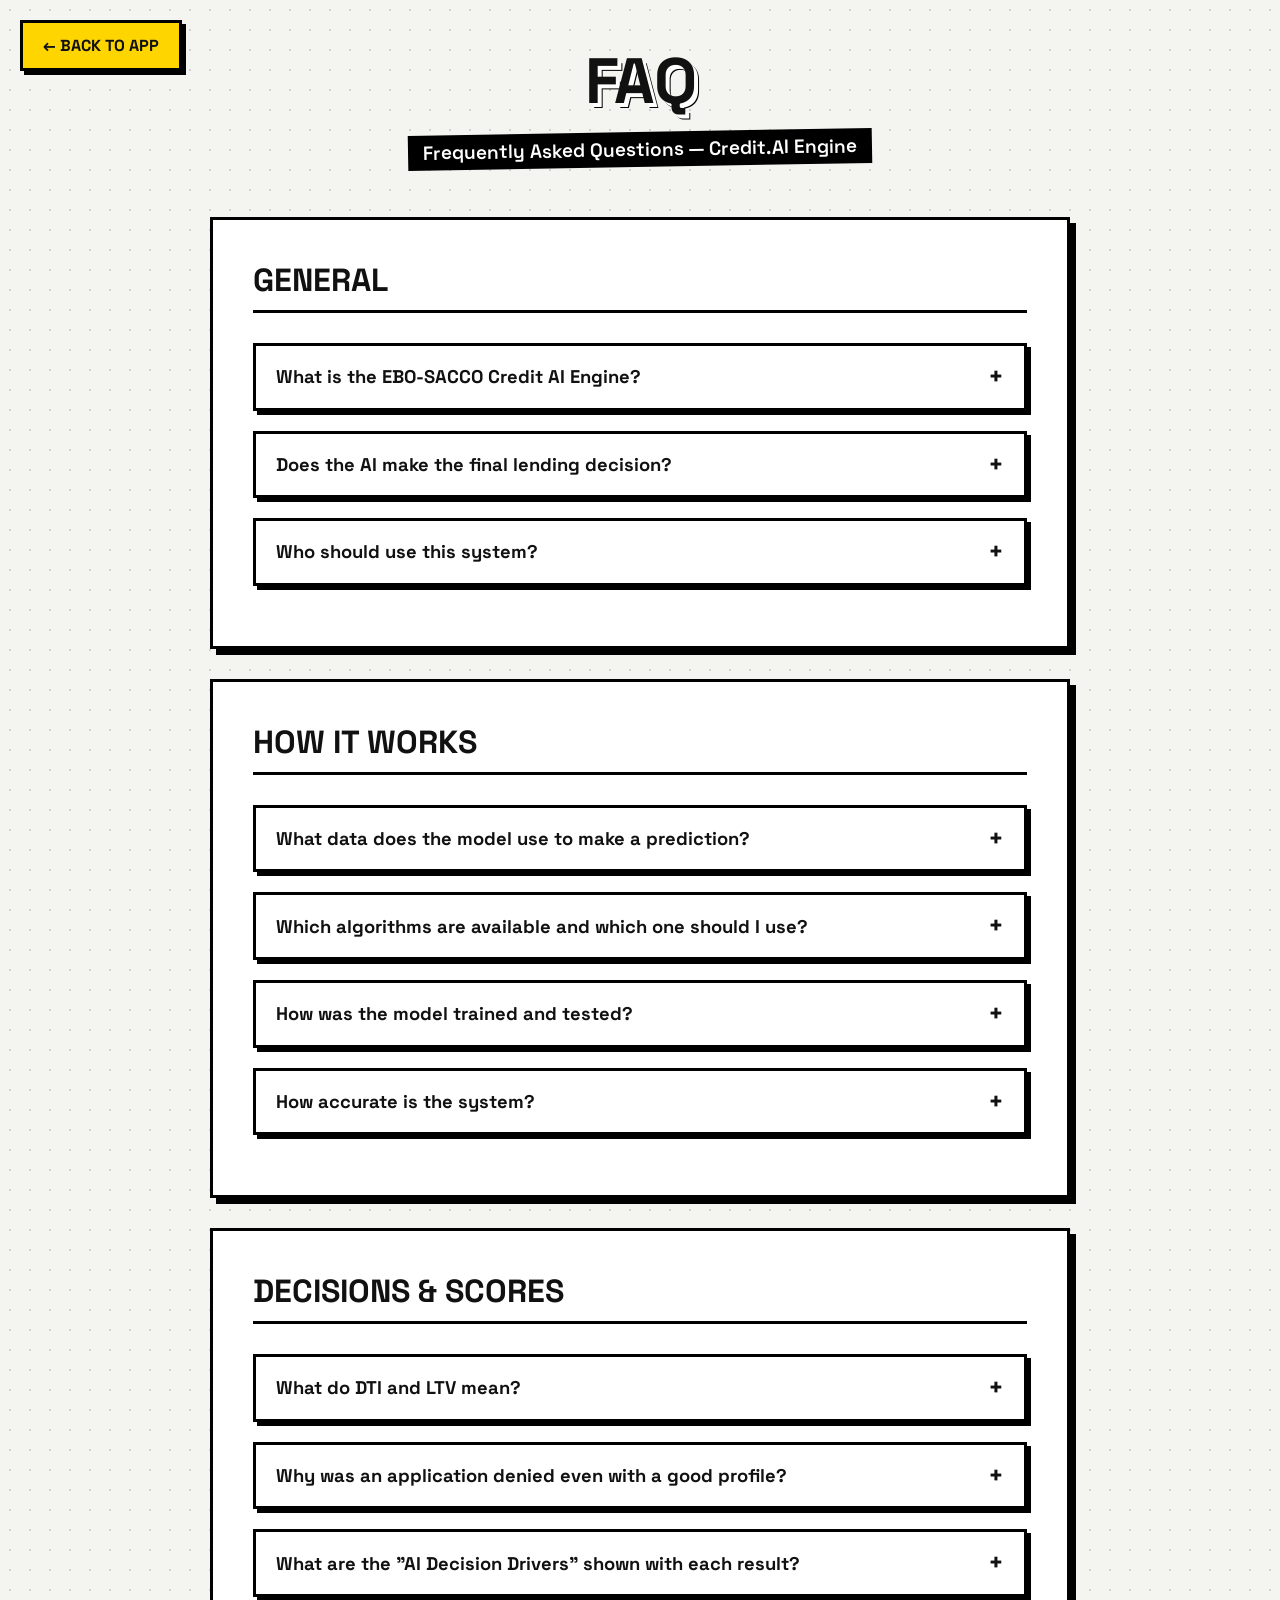
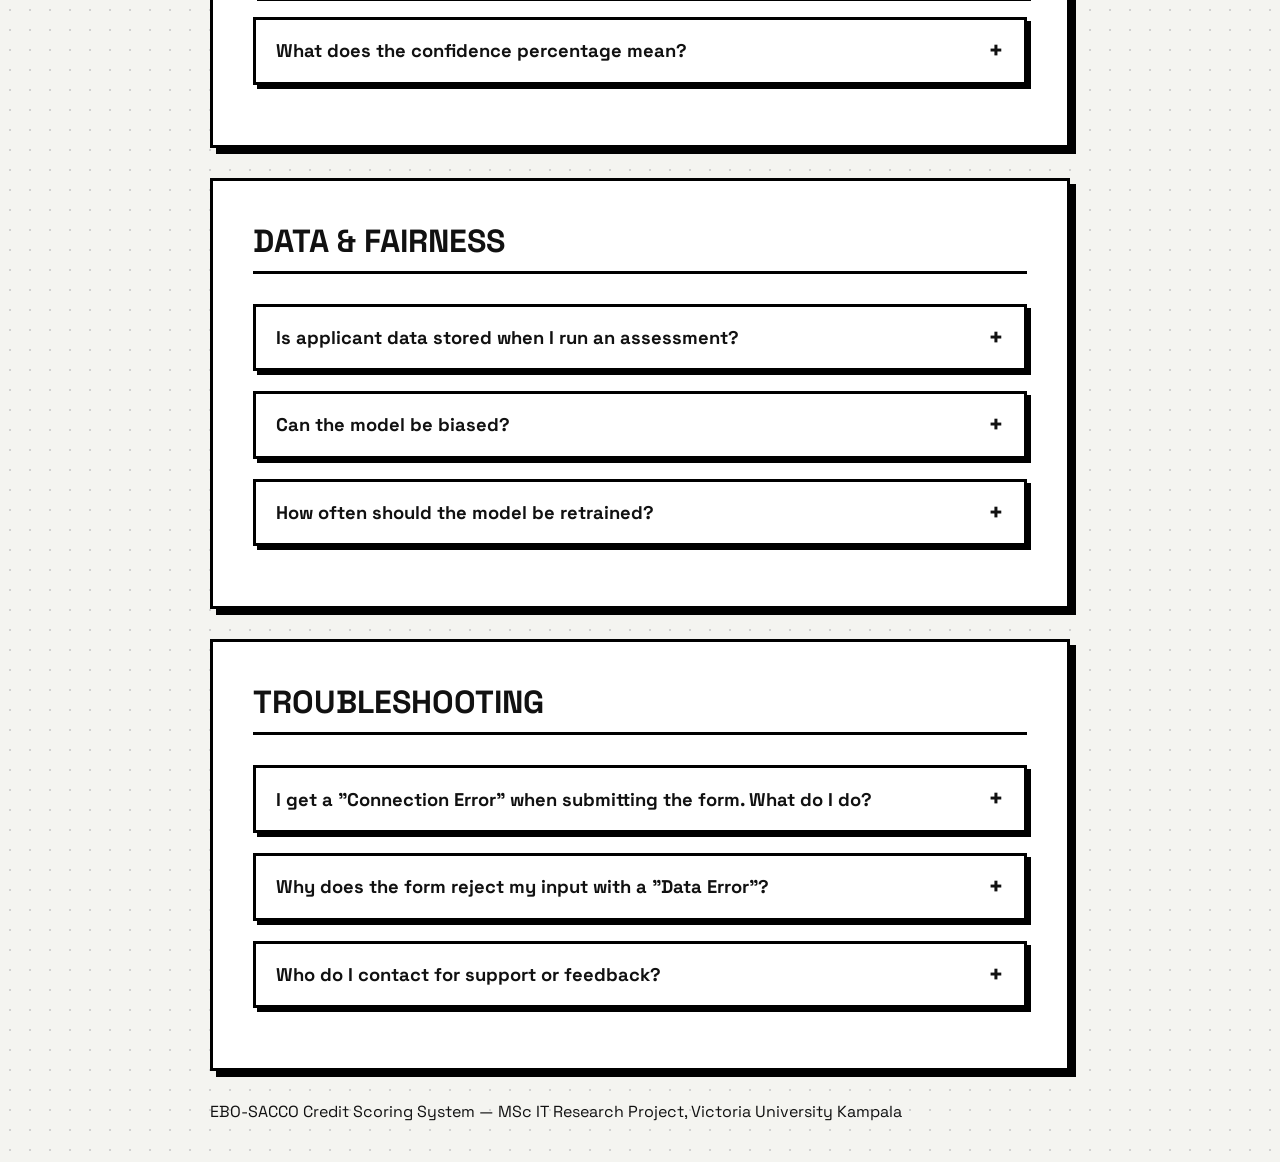
<file: webapp/faq.html>
<!DOCTYPE html>
<html lang="en">
<head>
    <meta charset="UTF-8">
    <meta name="viewport" content="width=device-width, initial-scale=1.0">
    <title>FAQ — EBO-SACCO Credit AI Engine v2.0</title>
    <link rel="stylesheet" href="styles.css">
    <link href="https://fonts.googleapis.com/css2?family=Outfit:wght@300;400;600;800&display=swap" rel="stylesheet">
</head>
<body>
    <a href="index.html" class="back-btn">&larr; Back to App</a>

    <div class="container faq-container">
        <header>
            <h1>FAQ<span></span></h1>
            <p>Frequently Asked Questions — Credit.AI Engine</p>
        </header>

        <main class="faq-main">

            <section class="glass-panel faq-section">
                <h2>General</h2>

                <details class="faq-item">
                    <summary>What is the EBO-SACCO Credit AI Engine?</summary>
                    <div class="faq-answer">
                        <p>It is a machine-learning-based loan assessment system developed for EBO-SACCO, a microfinance institution in Western Uganda. It predicts the likelihood that a loan applicant will repay their loan, helping credit officers make faster, more consistent, and more objective lending decisions. The system was built as part of an MSc IT research project at Victoria University, Kampala.</p>
                    </div>
                </details>

                <details class="faq-item">
                    <summary>Does the AI make the final lending decision?</summary>
                    <div class="faq-answer">
                        <p>No. The engine is a <strong>decision-support tool</strong>. It produces a repayment prediction, a confidence score, and an explanation of the key factors behind the assessment. The final decision always rests with the credit officer and the SACCO's loan committee, who can weigh factors the model cannot see.</p>
                    </div>
                </details>

                <details class="faq-item">
                    <summary>Who should use this system?</summary>
                    <div class="faq-answer">
                        <p>The system is designed for credit officers and loan committee members at EBO-SACCO. It can also be used by researchers studying credit scoring in microfinance contexts, as it allows side-by-side comparison of four different machine learning algorithms.</p>
                    </div>
                </details>
            </section>

            <section class="glass-panel faq-section">
                <h2>How It Works</h2>

                <details class="faq-item">
                    <summary>What data does the model use to make a prediction?</summary>
                    <div class="faq-answer">
                        <p>The model analyzes the applicant profile you enter in the form, including:</p>
                        <ul>
                            <li><strong>Personal:</strong> age and employment status</li>
                            <li><strong>Financial:</strong> monthly income, savings balance, and collateral value</li>
                            <li><strong>Loan terms:</strong> amount requested, duration, and interest rate</li>
                            <li><strong>SACCO history:</strong> membership years, number of previous loans, previous default history, and guarantor count</li>
                        </ul>
                        <p>From these, the system also derives key risk ratios such as debt-to-income (DTI), loan-to-value (LTV), savings-to-loan ratio, and collateral coverage.</p>
                    </div>
                </details>

                <details class="faq-item">
                    <summary>Which algorithms are available and which one should I use?</summary>
                    <div class="faq-answer">
                        <p>Four algorithms are trained and compared: <strong>XGBoost</strong>, <strong>Random Forest</strong>, <strong>Decision Tree</strong>, and <strong>Logistic Regression</strong>. XGBoost is the recommended default — it achieved the best performance in evaluation (ROC-AUC of 0.88 on held-out data and about 0.97 in cross-validation). The other algorithms are included for academic comparison as part of the research methodology.</p>
                    </div>
                </details>

                <details class="faq-item">
                    <summary>How was the model trained and tested?</summary>
                    <div class="faq-answer">
                        <p>The models were trained on roughly 17,000 historical loan records from EBO-SACCO. To simulate real-world use, a <strong>temporal split</strong> was used: models learned from loans issued between 2021 and 2024 and were then tested on loans from 2025 — data they had never seen. Each model was also validated with 5-fold cross-validation to confirm stable performance.</p>
                    </div>
                </details>

                <details class="faq-item">
                    <summary>How accurate is the system?</summary>
                    <div class="faq-answer">
                        <p>On unseen 2025 test data, the best model (XGBoost) achieved:</p>
                        <ul>
                            <li><strong>ROC-AUC:</strong> 0.88 (strong ability to separate repayers from defaulters)</li>
                            <li><strong>Precision:</strong> 95% (when it predicts repayment, it is right 95% of the time)</li>
                            <li><strong>Default detection:</strong> 93% of actual defaulters correctly flagged</li>
                        </ul>
                        <p>No model is perfect, which is why predictions come with a confidence score and human review remains part of the process.</p>
                    </div>
                </details>
            </section>

            <section class="glass-panel faq-section">
                <h2>Decisions &amp; Scores</h2>

                <details class="faq-item">
                    <summary>What do DTI and LTV mean?</summary>
                    <div class="faq-answer">
                        <p><strong>DTI (Debt-to-Income ratio)</strong> compares the monthly loan installment to the applicant's monthly income. A lower DTI means the repayment is more affordable. <strong>LTV (Loan-to-Value ratio)</strong> compares the loan amount to the value of the collateral pledged. An LTV below 100% means the loan is fully covered by collateral.</p>
                    </div>
                </details>

                <details class="faq-item">
                    <summary>Why was an application denied even with a good profile?</summary>
                    <div class="faq-answer">
                        <p>Beyond the AI prediction, the system enforces <strong>policy guardrails</strong> that reflect SACCO lending rules. An application is flagged if:</p>
                        <ul>
                            <li>The applicant's age is outside 18–75 years</li>
                            <li>DTI exceeds 60% (installment too large relative to income)</li>
                            <li>LTV exceeds 100% (loan not fully covered by collateral)</li>
                            <li>The loan amount exceeds 3&times; the applicant's savings balance</li>
                        </ul>
                        <p>When a guardrail is triggered, it is listed under "Policy Rules Triggered" in the result panel so you can see exactly which rule applied.</p>
                    </div>
                </details>

                <details class="faq-item">
                    <summary>What are the "AI Decision Drivers" shown with each result?</summary>
                    <div class="faq-answer">
                        <p>These are generated using <strong>SHAP (SHapley Additive exPlanations)</strong>, an industry-standard explainability technique. For every prediction, SHAP identifies which specific factors pushed the assessment toward approval or denial — for example, a strong savings balance lowering risk, or a previous default raising it. This makes the AI's reasoning transparent rather than a black box.</p>
                    </div>
                </details>

                <details class="faq-item">
                    <summary>What does the confidence percentage mean?</summary>
                    <div class="faq-answer">
                        <p>The confidence score reflects how certain the model is about its prediction, based on the estimated probability of repayment or default. A 90% confidence approval means the model estimates a high probability of full repayment. Borderline cases (confidence near 50%) deserve closer manual review.</p>
                    </div>
                </details>
            </section>

            <section class="glass-panel faq-section">
                <h2>Data &amp; Fairness</h2>

                <details class="faq-item">
                    <summary>Is applicant data stored when I run an assessment?</summary>
                    <div class="faq-answer">
                        <p>Assessments are processed in real time by the prediction API. Requests are logged for operational monitoring, but the web form does not create or update any applicant records in a database. Data handling should follow EBO-SACCO's internal data protection policies and applicable Ugandan data protection law.</p>
                    </div>
                </details>

                <details class="faq-item">
                    <summary>Can the model be biased?</summary>
                    <div class="faq-answer">
                        <p>Any model trained on historical data can reflect patterns in that data, including historical biases. Mitigations in this system include class-weight balancing during training, transparent SHAP explanations for every decision, hard policy guardrails applied equally to all applicants, and human review of every final decision. Periodic re-evaluation of model fairness is recommended as new data accumulates.</p>
                    </div>
                </details>

                <details class="faq-item">
                    <summary>How often should the model be retrained?</summary>
                    <div class="faq-answer">
                        <p>Credit behavior changes over time (economic conditions, drought seasons, market prices), so the model should be retrained periodically — typically every 6–12 months, or whenever monitoring shows performance drift. The training pipeline is fully automated: rerunning it regenerates all models, evaluation plots, and versioned artifacts.</p>
                    </div>
                </details>
            </section>

            <section class="glass-panel faq-section">
                <h2>Troubleshooting</h2>

                <details class="faq-item">
                    <summary>I get a "Connection Error" when submitting the form. What do I do?</summary>
                    <div class="faq-answer">
                        <p>This means the web page could not reach the prediction API. If you are running the system locally, make sure the Flask server is running (<code>python api.py</code>) and then reload the page. If using the hosted version, the server may be waking up from idle — wait a few seconds and try again.</p>
                    </div>
                </details>

                <details class="faq-item">
                    <summary>Why does the form reject my input with a "Data Error"?</summary>
                    <div class="faq-answer">
                        <p>The API validates every field against sensible bounds before scoring — for example, age must be 18–120, loan duration 1–72 months, and monetary values must be non-negative. The error message states which field failed validation. Correct the value and resubmit.</p>
                    </div>
                </details>

                <details class="faq-item">
                    <summary>Who do I contact for support or feedback?</summary>
                    <div class="faq-answer">
                        <p>For technical issues, model questions, or research inquiries, contact the project team through EBO-SACCO's IT office or the research supervisor at Victoria University, Kampala.</p>
                    </div>
                </details>
            </section>

        </main>

        <footer>
            <p>EBO-SACCO Credit Scoring System — MSc IT Research Project, Victoria University Kampala</p>
        </footer>
    </div>
</body>
</html>
</file>
<file: webapp/styles.css>
@import url('https://fonts.googleapis.com/css2?family=Space+Grotesk:wght@400;600;700&display=swap');

:root {
    --bg-color: #F4F4F0;
    --panel-bg: #FFFFFF;
    --text-color: #111111;
    --border-color: #000000;
    
    /* Neo-Brutalist Accents */
    --accent-btn: #FFD500;
    --accent-focus: #DFD3FF;
    --success: #00E676;
    --success-bg: #E8F5E9;
    --danger: #FF3D00;
    --danger-bg: #FFEBEE;
    
    --shadow-solid: 6px 6px 0px #000000;
    --shadow-solid-sm: 4px 4px 0px #000000;
    --border-thick: 3px solid #000000;
}

* {
    box-sizing: border-box;
    margin: 0;
    padding: 0;
}

body {
    font-family: 'Space Grotesk', sans-serif;
    background-color: var(--bg-color);
    color: var(--text-color);
    min-height: 100vh;
    overflow-x: hidden;
    background-image: radial-gradient(#d1d1d1 1px, transparent 1px);
    background-size: 20px 20px;
}

.background-orbs { display: none; }

.container {
    max-width: 1200px;
    margin: 0 auto;
    padding: 40px 20px;
}

header {
    text-align: center;
    margin-bottom: 50px;
}

h1 {
    font-size: 4rem;
    font-weight: 700;
    letter-spacing: -1.5px;
    text-transform: uppercase;
    text-shadow: 4px 4px 0px #FFF, 5px 5px 0px #000;
}

header p {
    font-size: 1.2rem;
    font-weight: 600;
    margin-top: 10px;
    background: #000;
    color: #FFF;
    display: inline-block;
    padding: 5px 15px;
    transform: rotate(-1deg);
}

main {
    display: grid;
    grid-template-columns: 1.5fr 1fr;
    gap: 30px;
}

/* Neo-Brutalist Panel */
.glass-panel {
    background: var(--panel-bg);
    border: var(--border-thick);
    padding: 40px;
    box-shadow: var(--shadow-solid);
    border-radius: 0;
}

h2 {
    margin-bottom: 30px;
    font-size: 2rem;
    font-weight: 700;
    text-transform: uppercase;
    border-bottom: var(--border-thick);
    padding-bottom: 10px;
}

.input-grid {
    display: grid;
    grid-template-columns: repeat(2, 1fr);
    gap: 25px;
    margin-bottom: 30px;
}

.input-group label {
    display: block;
    margin-bottom: 10px;
    font-size: 1.1rem;
    font-weight: 600;
}

input, select {
    width: 100%;
    background: #FFF;
    border: var(--border-thick);
    color: var(--text-color);
    padding: 14px;
    font-family: 'Space Grotesk', sans-serif;
    font-size: 1.1rem;
    font-weight: 600;
    transition: all 0.2s ease;
    box-shadow: 2px 2px 0px #000;
}

input:focus, select:focus {
    outline: none;
    background: var(--accent-focus);
    box-shadow: var(--shadow-solid-sm);
    transform: translate(-2px, -2px);
}

/* Neo-Brutalist Button */
.glow-button {
    width: 100%;
    background: var(--accent-btn);
    color: var(--text-color);
    border: var(--border-thick);
    padding: 20px;
    font-size: 1.5rem;
    font-weight: 700;
    font-family: 'Space Grotesk', sans-serif;
    cursor: pointer;
    text-transform: uppercase;
    box-shadow: var(--shadow-solid);
    transition: all 0.1s ease;
}

.glow-button:hover {
    transform: translate(2px, 2px);
    box-shadow: 4px 4px 0px #000;
}

.glow-button:active {
    transform: translate(6px, 6px);
    box-shadow: 0px 0px 0px #000;
    background: #E5C000;
}

/* Result Display */
.result-display {
    height: auto;
    min-height: 250px;
    display: flex;
    flex-direction: column;
    align-items: center;
    justify-content: center;
    background: #FFF;
    border: var(--border-thick);
    box-shadow: var(--shadow-solid);
    margin-bottom: 30px;
    text-align: center;
    padding: 30px;
}

.idle-state {
    font-size: 1.2rem;
    font-weight: 600;
}

.result-approved {
    background: var(--success-bg);
}
.result-approved h3 { color: var(--success); text-shadow: 2px 2px 0px #000; }

.result-denied {
    background: var(--danger-bg);
}
.result-denied h3 { color: var(--danger); text-shadow: 2px 2px 0px #000; }

.result-display h3 {
    font-size: 3rem;
    margin-bottom: 10px;
    text-transform: uppercase;
    letter-spacing: -1px;
}

.result-display p {
    font-size: 1.5rem;
    font-weight: 700;
    background: #000;
    color: #FFF;
    padding: 5px 15px;
    display: inline-block;
}

/* Metrics Dashboard */
.risk-metrics {
    display: flex;
    gap: 20px;
}

.metric {
    flex: 1;
    background: #FFF;
    padding: 20px;
    border: var(--border-thick);
    box-shadow: var(--shadow-solid-sm);
    text-align: center;
}

.metric .label {
    font-size: 1rem;
    font-weight: 700;
    text-transform: uppercase;
    margin-bottom: 10px;
}

.metric .value {
    font-size: 2rem;
    font-weight: 700;
}

/* Hamburger Menu */
.menu-wrapper {
    position: fixed;
    top: 20px;
    right: 20px;
    z-index: 1000;
}

.hamburger-btn {
    width: 56px;
    height: 56px;
    background: var(--accent-btn);
    border: var(--border-thick);
    box-shadow: var(--shadow-solid-sm);
    cursor: pointer;
    display: flex;
    flex-direction: column;
    align-items: center;
    justify-content: center;
    gap: 6px;
    transition: all 0.1s ease;
}

.hamburger-btn span {
    display: block;
    width: 26px;
    height: 4px;
    background: #000;
}

.hamburger-btn:hover {
    transform: translate(2px, 2px);
    box-shadow: 2px 2px 0px #000;
}

.hamburger-btn:active {
    transform: translate(4px, 4px);
    box-shadow: 0px 0px 0px #000;
}

.menu-dropdown {
    display: none;
    flex-direction: column;
    gap: 12px;
    position: absolute;
    top: 68px;
    right: 0;
    min-width: 200px;
}

.menu-dropdown.open {
    display: flex;
}

.menu-item {
    background: #FFF;
    border: var(--border-thick);
    box-shadow: var(--shadow-solid-sm);
    padding: 14px 20px;
    font-family: 'Space Grotesk', sans-serif;
    font-size: 1.1rem;
    font-weight: 700;
    text-transform: uppercase;
    text-align: left;
    cursor: pointer;
    transition: all 0.1s ease;
}

.menu-item:hover {
    background: var(--accent-focus);
    transform: translate(2px, 2px);
    box-shadow: 2px 2px 0px #000;
}

.menu-item:active {
    transform: translate(4px, 4px);
    box-shadow: 0px 0px 0px #000;
}

/* FAQ Page */
.back-btn {
    position: fixed;
    top: 20px;
    left: 20px;
    z-index: 1000;
    background: var(--accent-btn);
    border: var(--border-thick);
    box-shadow: var(--shadow-solid-sm);
    padding: 12px 20px;
    font-family: 'Space Grotesk', sans-serif;
    font-size: 1rem;
    font-weight: 700;
    text-transform: uppercase;
    text-decoration: none;
    color: var(--text-color);
    transition: all 0.1s ease;
}

.back-btn:hover {
    transform: translate(2px, 2px);
    box-shadow: 2px 2px 0px #000;
}

.faq-container {
    max-width: 900px;
}

.faq-main {
    display: block;
}

.faq-section {
    margin-bottom: 30px;
}

.faq-item {
    border: var(--border-thick);
    background: #FFF;
    box-shadow: var(--shadow-solid-sm);
    margin-bottom: 20px;
}

.faq-item summary {
    cursor: pointer;
    padding: 18px 20px;
    font-size: 1.15rem;
    font-weight: 700;
    list-style: none;
    display: flex;
    justify-content: space-between;
    align-items: center;
    gap: 15px;
    transition: background 0.1s ease;
}

.faq-item summary::-webkit-details-marker {
    display: none;
}

.faq-item summary::after {
    content: '+';
    font-size: 1.6rem;
    font-weight: 700;
    line-height: 1;
    flex-shrink: 0;
}

.faq-item[open] summary {
    background: var(--accent-focus);
    border-bottom: var(--border-thick);
}

.faq-item[open] summary::after {
    content: '\2212';
}

.faq-item summary:hover {
    background: var(--accent-focus);
}

.faq-answer {
    padding: 20px;
    font-size: 1.05rem;
    line-height: 1.7;
}

.faq-answer p + p,
.faq-answer ul {
    margin-top: 12px;
}

.faq-answer ul {
    padding-left: 25px;
    margin-bottom: 12px;
}

.faq-answer li {
    margin-bottom: 8px;
}

.faq-answer code {
    background: #000;
    color: var(--accent-btn);
    padding: 2px 8px;
    font-size: 0.95rem;
}

/* Documentation Page */
.docs-container {
    max-width: 950px;
}

.docs-main {
    display: block;
}

.docs-section,
.docs-toc {
    margin-bottom: 30px;
    padding: 30px;
}

.docs-section h3 {
    font-size: 1.3rem;
    font-weight: 700;
    text-transform: uppercase;
    margin: 25px 0 12px;
}

.docs-section p,
.docs-section li {
    font-size: 1.05rem;
    line-height: 1.7;
}

.docs-section p + p {
    margin-top: 12px;
}

.docs-section ul,
.docs-section ol {
    padding-left: 25px;
    margin: 12px 0;
}

.docs-section li {
    margin-bottom: 8px;
}

.docs-section code {
    background: #000;
    color: var(--accent-btn);
    padding: 2px 8px;
    font-size: 0.95rem;
}

.docs-section pre {
    background: #000;
    border: var(--border-thick);
    box-shadow: var(--shadow-solid-sm);
    padding: 20px;
    margin: 15px 0;
    overflow-x: auto;
}

.docs-section pre code {
    background: none;
    padding: 0;
    color: #FFF;
    font-size: 0.95rem;
    line-height: 1.6;
}

/* TOC */
.docs-toc ol {
    padding-left: 25px;
    columns: 2;
    column-gap: 40px;
}

.docs-toc li {
    margin-bottom: 10px;
    font-size: 1.05rem;
    font-weight: 600;
}

.docs-toc a {
    color: var(--text-color);
    text-decoration: none;
    border-bottom: 3px solid var(--accent-btn);
}

.docs-toc a:hover {
    background: var(--accent-focus);
}

/* Tables */
.table-scroll {
    overflow-x: auto;
    margin: 15px 0;
}

.docs-section table {
    width: 100%;
    border-collapse: collapse;
    border: var(--border-thick);
    box-shadow: var(--shadow-solid-sm);
    background: #FFF;
    font-size: 1rem;
}

.docs-section th,
.docs-section td {
    border: 2px solid #000;
    padding: 10px 14px;
    text-align: left;
    vertical-align: top;
}

.docs-section thead th {
    background: #000;
    color: #FFF;
    text-transform: uppercase;
    font-size: 0.9rem;
    letter-spacing: 0.5px;
}

.docs-section tbody th {
    background: var(--accent-focus);
    width: 160px;
}

.docs-best td {
    background: var(--success-bg);
    font-weight: 700;
}

/* Stat tiles */
.docs-stats {
    display: grid;
    grid-template-columns: repeat(auto-fit, minmax(160px, 1fr));
    gap: 20px;
    margin: 20px 0;
}

.docs-stat {
    background: #FFF;
    border: var(--border-thick);
    box-shadow: var(--shadow-solid-sm);
    padding: 18px;
    text-align: center;
}

.docs-stat .label {
    font-size: 0.9rem;
    font-weight: 700;
    text-transform: uppercase;
    margin-bottom: 8px;
}

.docs-stat .value {
    font-size: 1.8rem;
    font-weight: 700;
}

/* Callouts */
.docs-callout {
    border: var(--border-thick);
    box-shadow: var(--shadow-solid-sm);
    background: var(--accent-focus);
    padding: 18px 20px;
    margin: 15px 0;
    font-size: 1.02rem;
    line-height: 1.7;
}

/* HTTP method badges */
.docs-method {
    display: inline-block;
    background: var(--success);
    color: #000;
    border: 2px solid #000;
    padding: 2px 10px;
    font-size: 0.95rem;
    margin-right: 8px;
}

.docs-method.post {
    background: var(--accent-btn);
}

.docs-numbered li {
    margin-bottom: 12px;
}

@media (max-width: 700px) {
    .docs-toc ol {
        columns: 1;
    }
}

/* Loader */
.loader {
    width: 50px;
    height: 50px;
    border: var(--border-thick);
    background: var(--accent-btn);
    animation: spin 1s linear infinite;
    box-shadow: 4px 4px 0px #000;
}

@keyframes spin { 100% { transform: rotate(360deg); } }
</file>
